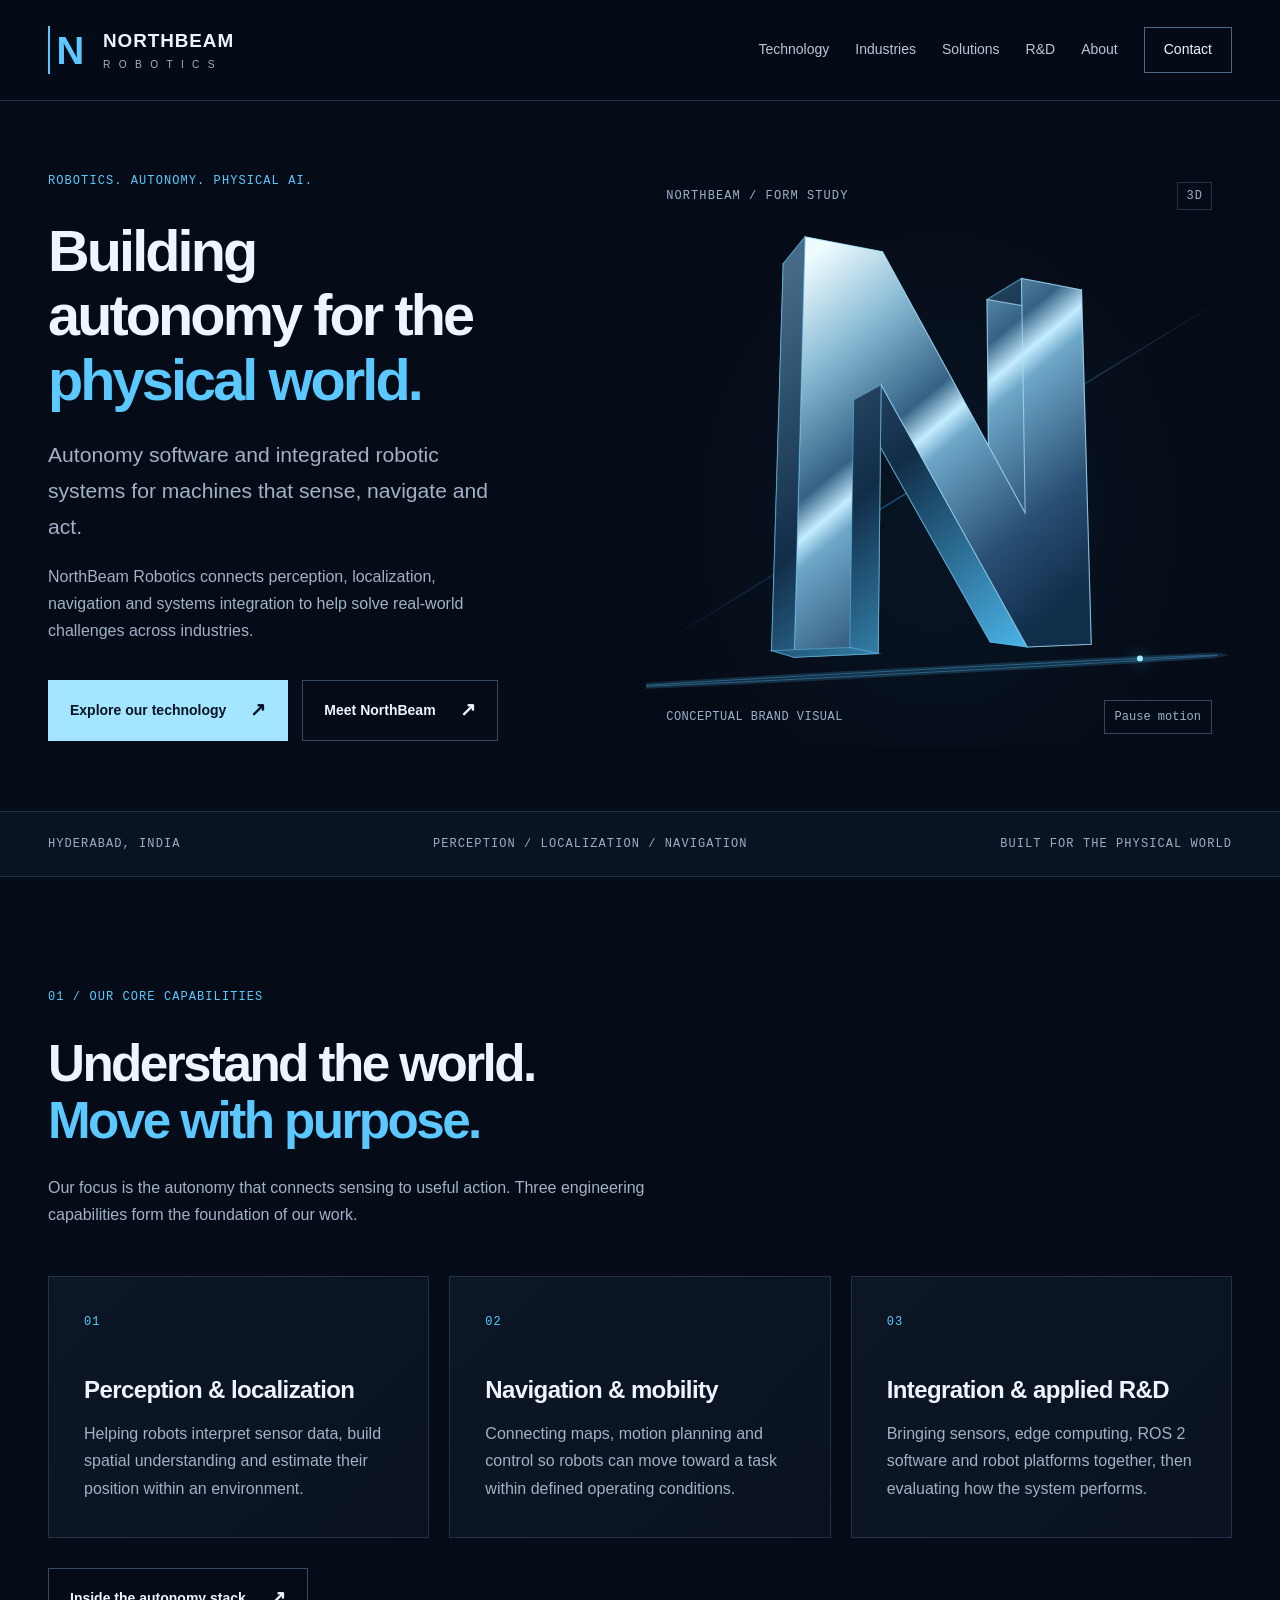
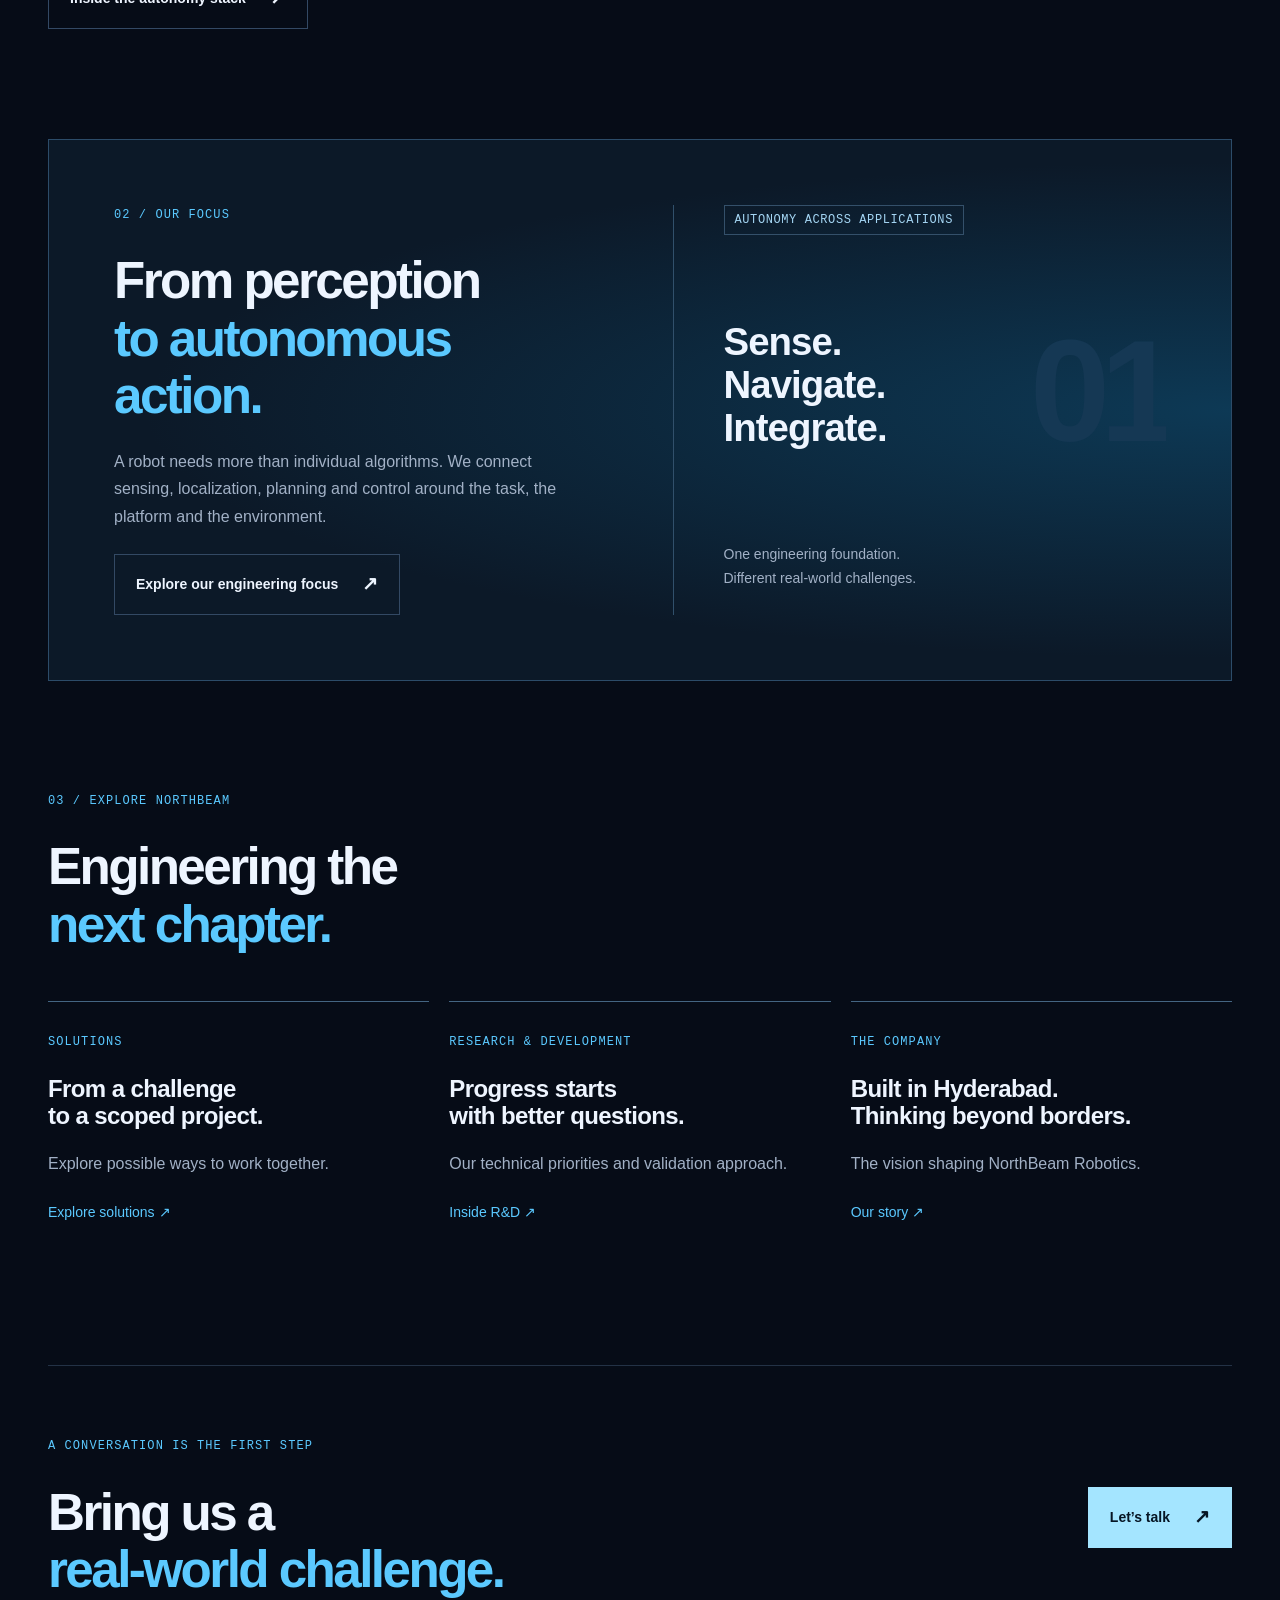
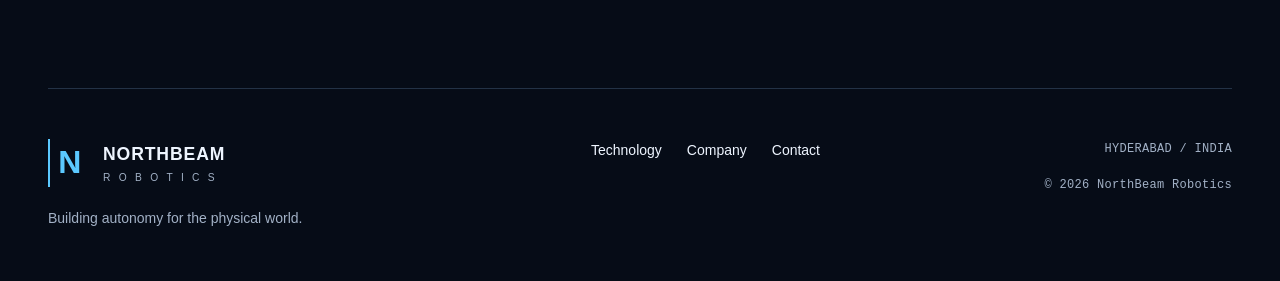
<file: index.html>
<!doctype html>
<html lang="en"><head><meta charset="utf-8"><meta http-equiv="Content-Security-Policy" content="default-src 'none'; script-src 'self'; script-src-attr 'none'; style-src 'self' https://fonts.googleapis.com; style-src-attr 'none'; font-src https://fonts.gstatic.com; img-src 'self'; connect-src 'none'; object-src 'none'; base-uri 'none'; form-action 'none'; upgrade-insecure-requests"><meta name="referrer" content="strict-origin-when-cross-origin"><meta name="viewport" content="width=device-width, initial-scale=1"><title>NorthBeam Robotics | Building autonomy for the physical world</title><meta name="description" content="NorthBeam Robotics builds autonomy for the physical world: perception, localization, navigation and integrated robotic systems across industries."><meta name="theme-color" content="#060c17"><link rel="canonical" href="https://northbeamrobotics.com/"><link rel="icon" href="/assets/northbeam-concept.svg" type="image/svg+xml"><link rel="preconnect" href="https://fonts.googleapis.com"><link rel="preconnect" href="https://fonts.gstatic.com" crossorigin><link href="https://fonts.googleapis.com/css2?family=DM+Mono:wght@400;500&family=Manrope:wght@400;500;600;700;800&display=swap" rel="stylesheet"><link rel="stylesheet" href="/future.css?v=2"><script src="/experience.js?v=1" defer></script></head>
<body data-page="index"><a class="skip-link" href="#main">Skip to content</a><header class="site-header"><div class="wrap nav-wrap"><a class="brand" href="/" aria-label="NorthBeam Robotics home"><span class="brand-symbol" aria-hidden="true">N</span><span>NORTHBEAM<small>R O B O T I C S</small></span></a><button class="menu-toggle" aria-expanded="false" aria-controls="navigation">Menu <span aria-hidden="true">☰</span></button><nav id="navigation" aria-label="Main navigation"><a href="/technology/"  >Technology</a><a href="/industries/"  >Industries</a><a href="/solutions/"  >Solutions</a><a href="/research/"  >R&D</a><a href="/about/"  >About</a><a href="/contact/"  class="nav-contact">Contact</a></nav></div></header><main id="main"><section class="home-hero wrap"><div class="hero-copy"><p class="eyebrow">Robotics. Autonomy. Physical AI.</p><h1 class="autonomy-title">Building<br>autonomy for the<br><span>physical world.</span></h1><p class="lead">Autonomy software and integrated robotic systems for machines that sense, navigate and act.</p><p class="hero-detail">NorthBeam Robotics connects perception, localization, navigation and systems integration to help solve real-world challenges across industries.</p><div class="actions"><a class="button primary" href="/technology/">Explore our technology<span aria-hidden="true">↗</span></a><a class="button " href="/about/">Meet NorthBeam<span aria-hidden="true">↗</span></a></div></div><div class="scene " data-scene="brand"><div class="scene-fallback" aria-hidden="true">N</div><canvas aria-label="Interactive conceptual 3D NorthBeam N emblem" role="img"></canvas><div class="scene-top"><span>NORTHBEAM / FORM STUDY</span><span>3D</span></div><div class="scene-bottom"><span>CONCEPTUAL BRAND VISUAL</span><button class="motion-toggle" type="button" aria-pressed="false">Pause motion</button></div></div></section>
<div class="signal-strip"><div class="wrap"><span>HYDERABAD, INDIA</span><span>PERCEPTION / LOCALIZATION / NAVIGATION</span><span>BUILT FOR THE PHYSICAL WORLD</span></div></div>
<section class="wrap section"><div class="section-heading"><p class="eyebrow">01 / Our core capabilities</p><h2>Understand the world.<br><span>Move with purpose.</span></h2><p>Our focus is the autonomy that connects sensing to useful action. Three engineering capabilities form the foundation of our work.</p></div><div class="three-grid"><article class="card"><span class="number">01</span><h3>Perception & localization</h3><p>Helping robots interpret sensor data, build spatial understanding and estimate their position within an environment.</p></article><article class="card"><span class="number">02</span><h3>Navigation & mobility</h3><p>Connecting maps, motion planning and control so robots can move toward a task within defined operating conditions.</p></article><article class="card"><span class="number">03</span><h3>Integration & applied R&D</h3><p>Bringing sensors, edge computing, ROS 2 software and robot platforms together, then evaluating how the system performs.</p></article></div><div class="section-link"><a class="button " href="/technology/">Inside the autonomy stack<span aria-hidden="true">↗</span></a></div></section>
<section class="industry-feature wrap"><div><p class="eyebrow">02 / Our focus</p><h2>From perception<br><span>to autonomous action.</span></h2><p>A robot needs more than individual algorithms. We connect sensing, localization, planning and control around the task, the platform and the environment.</p><a class="button " href="/solutions/">Explore our engineering focus<span aria-hidden="true">↗</span></a></div><div class="feature-type"><span class="tag">AUTONOMY ACROSS APPLICATIONS</span><h3>Sense.<br>Navigate.<br>Integrate.<span class="outline-type">01</span></h3><p>One engineering foundation.<br>Different real-world challenges.</p></div></section>
<section class="wrap section"><div class="section-heading"><p class="eyebrow">03 / Explore NorthBeam</p><h2>Engineering the<br><span>next chapter.</span></h2></div><div class="three-grid"><a class="editorial-card" href="/solutions/"><span class="number">SOLUTIONS</span><h3>From a challenge<br>to a scoped project.</h3><p>Explore possible ways to work together.</p><span class="card-link">Explore solutions ↗</span></a><a class="editorial-card" href="/research/"><span class="number">RESEARCH & DEVELOPMENT</span><h3>Progress starts<br>with better questions.</h3><p>Our technical priorities and validation approach.</p><span class="card-link">Inside R&D ↗</span></a><a class="editorial-card" href="/about/"><span class="number">THE COMPANY</span><h3>Built in Hyderabad.<br>Thinking beyond borders.</h3><p>The vision shaping NorthBeam Robotics.</p><span class="card-link">Our story ↗</span></a></div></section><section class="cta wrap"><div><p class="eyebrow">A conversation is the first step</p><h2>Bring us a<br><span>real-world challenge.</span></h2></div><a class="button primary" href="/contact/">Let’s talk<span aria-hidden="true">↗</span></a></section></main><footer class="wrap footer"><div><a class="brand" href="/" aria-label="NorthBeam Robotics home"><span class="brand-symbol" aria-hidden="true">N</span><span>NORTHBEAM<small>R O B O T I C S</small></span></a><p>Building autonomy for the physical world.</p></div><div class="footer-links"><a href="/technology/">Technology</a><a href="/about/">Company</a><a href="/contact/">Contact</a></div><div class="footer-meta"><span>HYDERABAD / INDIA</span><span>© 2026 NorthBeam Robotics</span></div></footer></body></html>
</file>
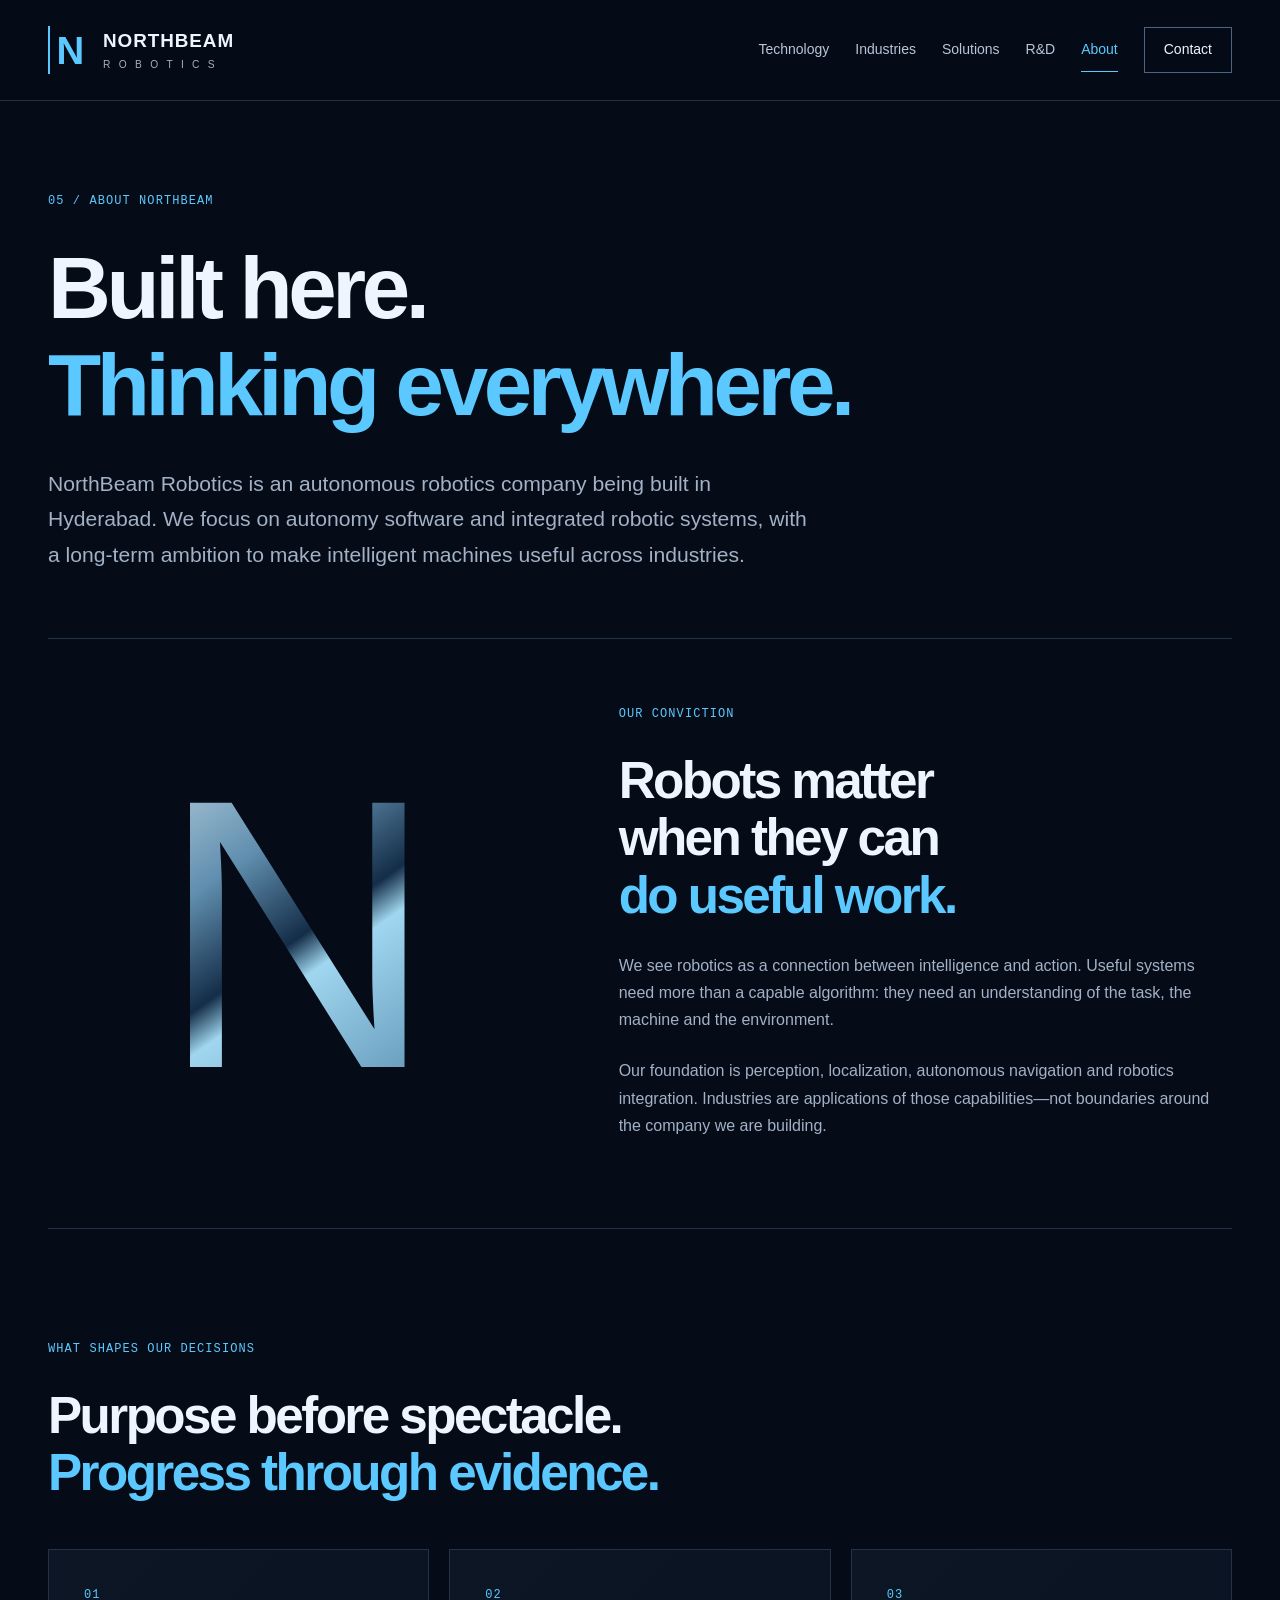
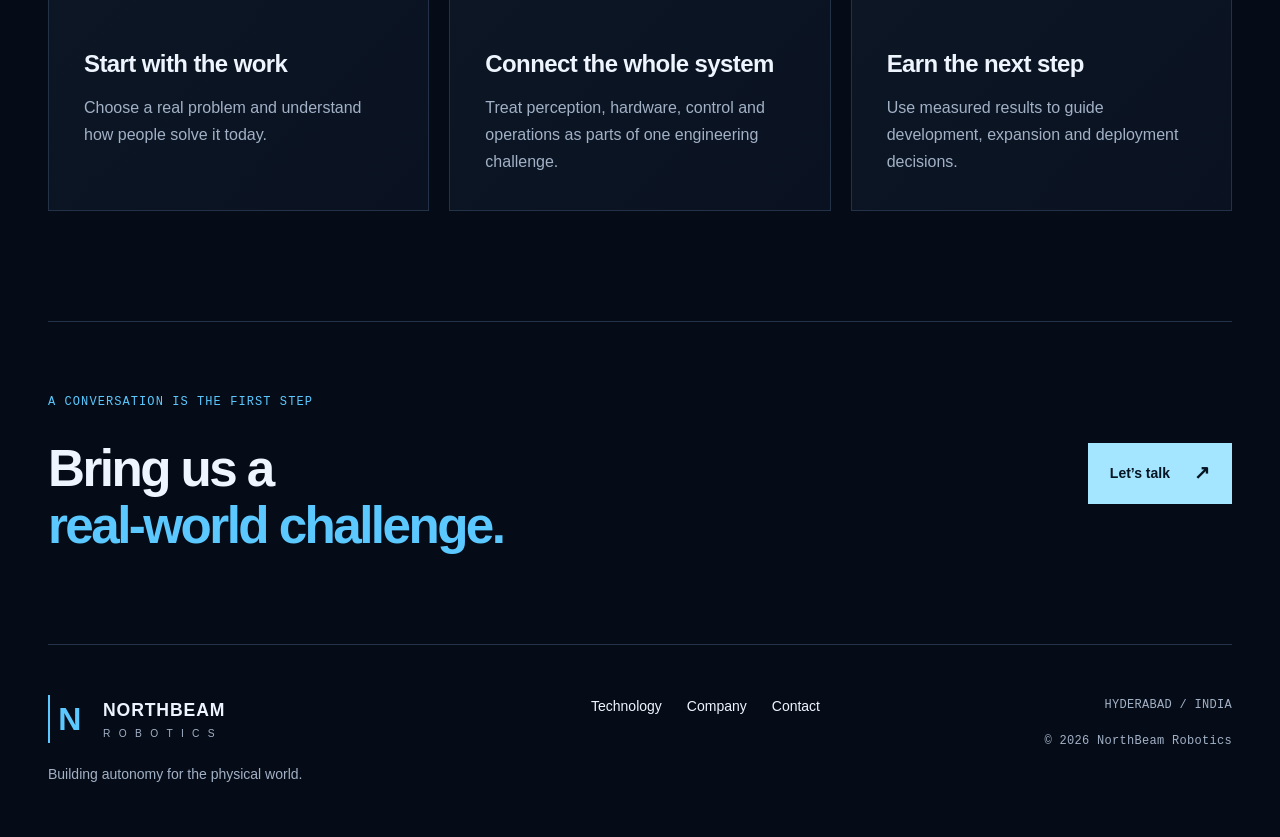
<file: about/index.html>
<!doctype html>
<html lang="en"><head><meta charset="utf-8"><meta http-equiv="Content-Security-Policy" content="default-src 'none'; script-src 'self'; script-src-attr 'none'; style-src 'self' https://fonts.googleapis.com; style-src-attr 'none'; font-src https://fonts.gstatic.com; img-src 'self'; connect-src 'none'; object-src 'none'; base-uri 'none'; form-action 'none'; upgrade-insecure-requests"><meta name="referrer" content="strict-origin-when-cross-origin"><meta name="viewport" content="width=device-width, initial-scale=1"><title>About | NorthBeam Robotics</title><meta name="description" content="About at NorthBeam Robotics. Explore our robotics development direction, engineering approach and collaboration opportunities."><meta name="theme-color" content="#060c17"><link rel="canonical" href="https://northbeamrobotics.com/about/"><link rel="icon" href="/assets/northbeam-concept.svg" type="image/svg+xml"><link rel="preconnect" href="https://fonts.googleapis.com"><link rel="preconnect" href="https://fonts.gstatic.com" crossorigin><link href="https://fonts.googleapis.com/css2?family=DM+Mono:wght@400;500&family=Manrope:wght@400;500;600;700;800&display=swap" rel="stylesheet"><link rel="stylesheet" href="/future.css?v=2"><script src="/experience.js?v=1" defer></script></head>
<body data-page="about"><a class="skip-link" href="#main">Skip to content</a><header class="site-header"><div class="wrap nav-wrap"><a class="brand" href="/" aria-label="NorthBeam Robotics home"><span class="brand-symbol" aria-hidden="true">N</span><span>NORTHBEAM<small>R O B O T I C S</small></span></a><button class="menu-toggle" aria-expanded="false" aria-controls="navigation">Menu <span aria-hidden="true">☰</span></button><nav id="navigation" aria-label="Main navigation"><a href="/technology/"  >Technology</a><a href="/industries/"  >Industries</a><a href="/solutions/"  >Solutions</a><a href="/research/"  >R&D</a><a href="/about/" aria-current="page" >About</a><a href="/contact/"  class="nav-contact">Contact</a></nav></div></header><main id="main"><section class="page-intro wrap"><p class="eyebrow">05 / About NorthBeam</p><h1>Built here.<br><span>Thinking everywhere.</span></h1><p class="lead">NorthBeam Robotics is an autonomous robotics company being built in Hyderabad. We focus on autonomy software and integrated robotic systems, with a long-term ambition to make intelligent machines useful across industries.</p></section>
<section class="wrap about-statement"><span class="large-n" aria-hidden="true">N</span><div><p class="eyebrow">Our conviction</p><h2>Robots matter<br>when they can<br><span>do useful work.</span></h2><p>We see robotics as a connection between intelligence and action. Useful systems need more than a capable algorithm: they need an understanding of the task, the machine and the environment.</p><p>Our foundation is perception, localization, autonomous navigation and robotics integration. Industries are applications of those capabilities—not boundaries around the company we are building.</p></div></section>
<section class="wrap section"><div class="section-heading"><p class="eyebrow">What shapes our decisions</p><h2>Purpose before spectacle.<br><span>Progress through evidence.</span></h2></div><div class="three-grid"><article class="card"><span class="number">01</span><h3>Start with the work</h3><p>Choose a real problem and understand how people solve it today.</p></article><article class="card"><span class="number">02</span><h3>Connect the whole system</h3><p>Treat perception, hardware, control and operations as parts of one engineering challenge.</p></article><article class="card"><span class="number">03</span><h3>Earn the next step</h3><p>Use measured results to guide development, expansion and deployment decisions.</p></article></div></section><section class="cta wrap"><div><p class="eyebrow">A conversation is the first step</p><h2>Bring us a<br><span>real-world challenge.</span></h2></div><a class="button primary" href="/contact/">Let’s talk<span aria-hidden="true">↗</span></a></section></main><footer class="wrap footer"><div><a class="brand" href="/" aria-label="NorthBeam Robotics home"><span class="brand-symbol" aria-hidden="true">N</span><span>NORTHBEAM<small>R O B O T I C S</small></span></a><p>Building autonomy for the physical world.</p></div><div class="footer-links"><a href="/technology/">Technology</a><a href="/about/">Company</a><a href="/contact/">Contact</a></div><div class="footer-meta"><span>HYDERABAD / INDIA</span><span>© 2026 NorthBeam Robotics</span></div></footer></body></html>
</file>
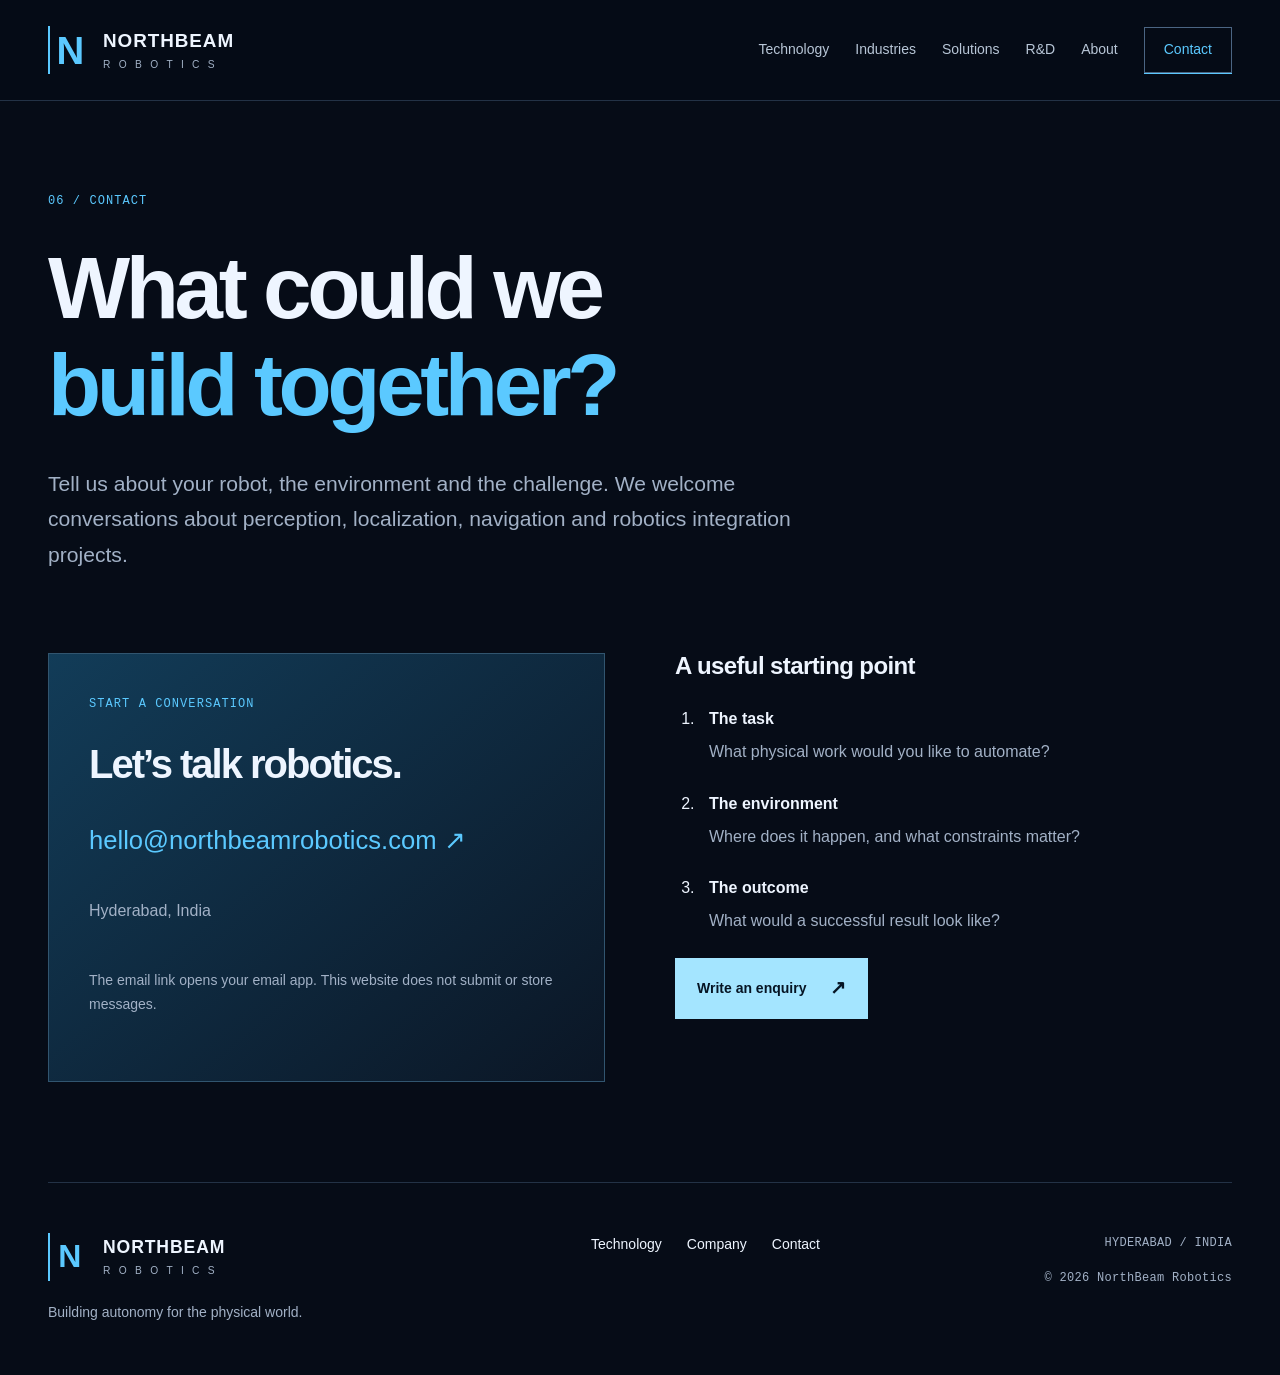
<file: contact/index.html>
<!doctype html>
<html lang="en"><head><meta charset="utf-8"><meta http-equiv="Content-Security-Policy" content="default-src 'none'; script-src 'self'; script-src-attr 'none'; style-src 'self' https://fonts.googleapis.com; style-src-attr 'none'; font-src https://fonts.gstatic.com; img-src 'self'; connect-src 'none'; object-src 'none'; base-uri 'none'; form-action 'none'; upgrade-insecure-requests"><meta name="referrer" content="strict-origin-when-cross-origin"><meta name="viewport" content="width=device-width, initial-scale=1"><title>Contact | NorthBeam Robotics</title><meta name="description" content="Contact at NorthBeam Robotics. Explore our robotics development direction, engineering approach and collaboration opportunities."><meta name="theme-color" content="#060c17"><link rel="canonical" href="https://northbeamrobotics.com/contact/"><link rel="icon" href="/assets/northbeam-concept.svg" type="image/svg+xml"><link rel="preconnect" href="https://fonts.googleapis.com"><link rel="preconnect" href="https://fonts.gstatic.com" crossorigin><link href="https://fonts.googleapis.com/css2?family=DM+Mono:wght@400;500&family=Manrope:wght@400;500;600;700;800&display=swap" rel="stylesheet"><link rel="stylesheet" href="/future.css?v=2"><script src="/experience.js?v=1" defer></script></head>
<body data-page="contact"><a class="skip-link" href="#main">Skip to content</a><header class="site-header"><div class="wrap nav-wrap"><a class="brand" href="/" aria-label="NorthBeam Robotics home"><span class="brand-symbol" aria-hidden="true">N</span><span>NORTHBEAM<small>R O B O T I C S</small></span></a><button class="menu-toggle" aria-expanded="false" aria-controls="navigation">Menu <span aria-hidden="true">☰</span></button><nav id="navigation" aria-label="Main navigation"><a href="/technology/"  >Technology</a><a href="/industries/"  >Industries</a><a href="/solutions/"  >Solutions</a><a href="/research/"  >R&D</a><a href="/about/"  >About</a><a href="/contact/" aria-current="page" class="nav-contact">Contact</a></nav></div></header><main id="main"><section class="page-intro wrap"><p class="eyebrow">06 / Contact</p><h1>What could we<br><span>build together?</span></h1><p class="lead">Tell us about your robot, the environment and the challenge. We welcome conversations about perception, localization, navigation and robotics integration projects.</p></section>
<section class="wrap contact-grid"><div class="contact-panel"><p class="eyebrow">Start a conversation</p><h2>Let’s talk robotics.</h2><a class="email-link" href="mailto:hello@northbeamrobotics.com">hello@northbeamrobotics.com <span aria-hidden="true">↗</span></a><p>Hyderabad, India</p><p class="small">The email link opens your email app. This website does not submit or store messages.</p></div><div class="contact-prompts"><h3>A useful starting point</h3><ol><li><b>The task</b><p>What physical work would you like to automate?</p></li><li><b>The environment</b><p>Where does it happen, and what constraints matter?</p></li><li><b>The outcome</b><p>What would a successful result look like?</p></li></ol><a class="button primary" href="mailto:hello@northbeamrobotics.com?subject=NorthBeam%20Robotics%20%E2%80%94%20Project%20enquiry">Write an enquiry <span aria-hidden="true">↗</span></a></div></section></main><footer class="wrap footer"><div><a class="brand" href="/" aria-label="NorthBeam Robotics home"><span class="brand-symbol" aria-hidden="true">N</span><span>NORTHBEAM<small>R O B O T I C S</small></span></a><p>Building autonomy for the physical world.</p></div><div class="footer-links"><a href="/technology/">Technology</a><a href="/about/">Company</a><a href="/contact/">Contact</a></div><div class="footer-meta"><span>HYDERABAD / INDIA</span><span>© 2026 NorthBeam Robotics</span></div></footer></body></html>
</file>
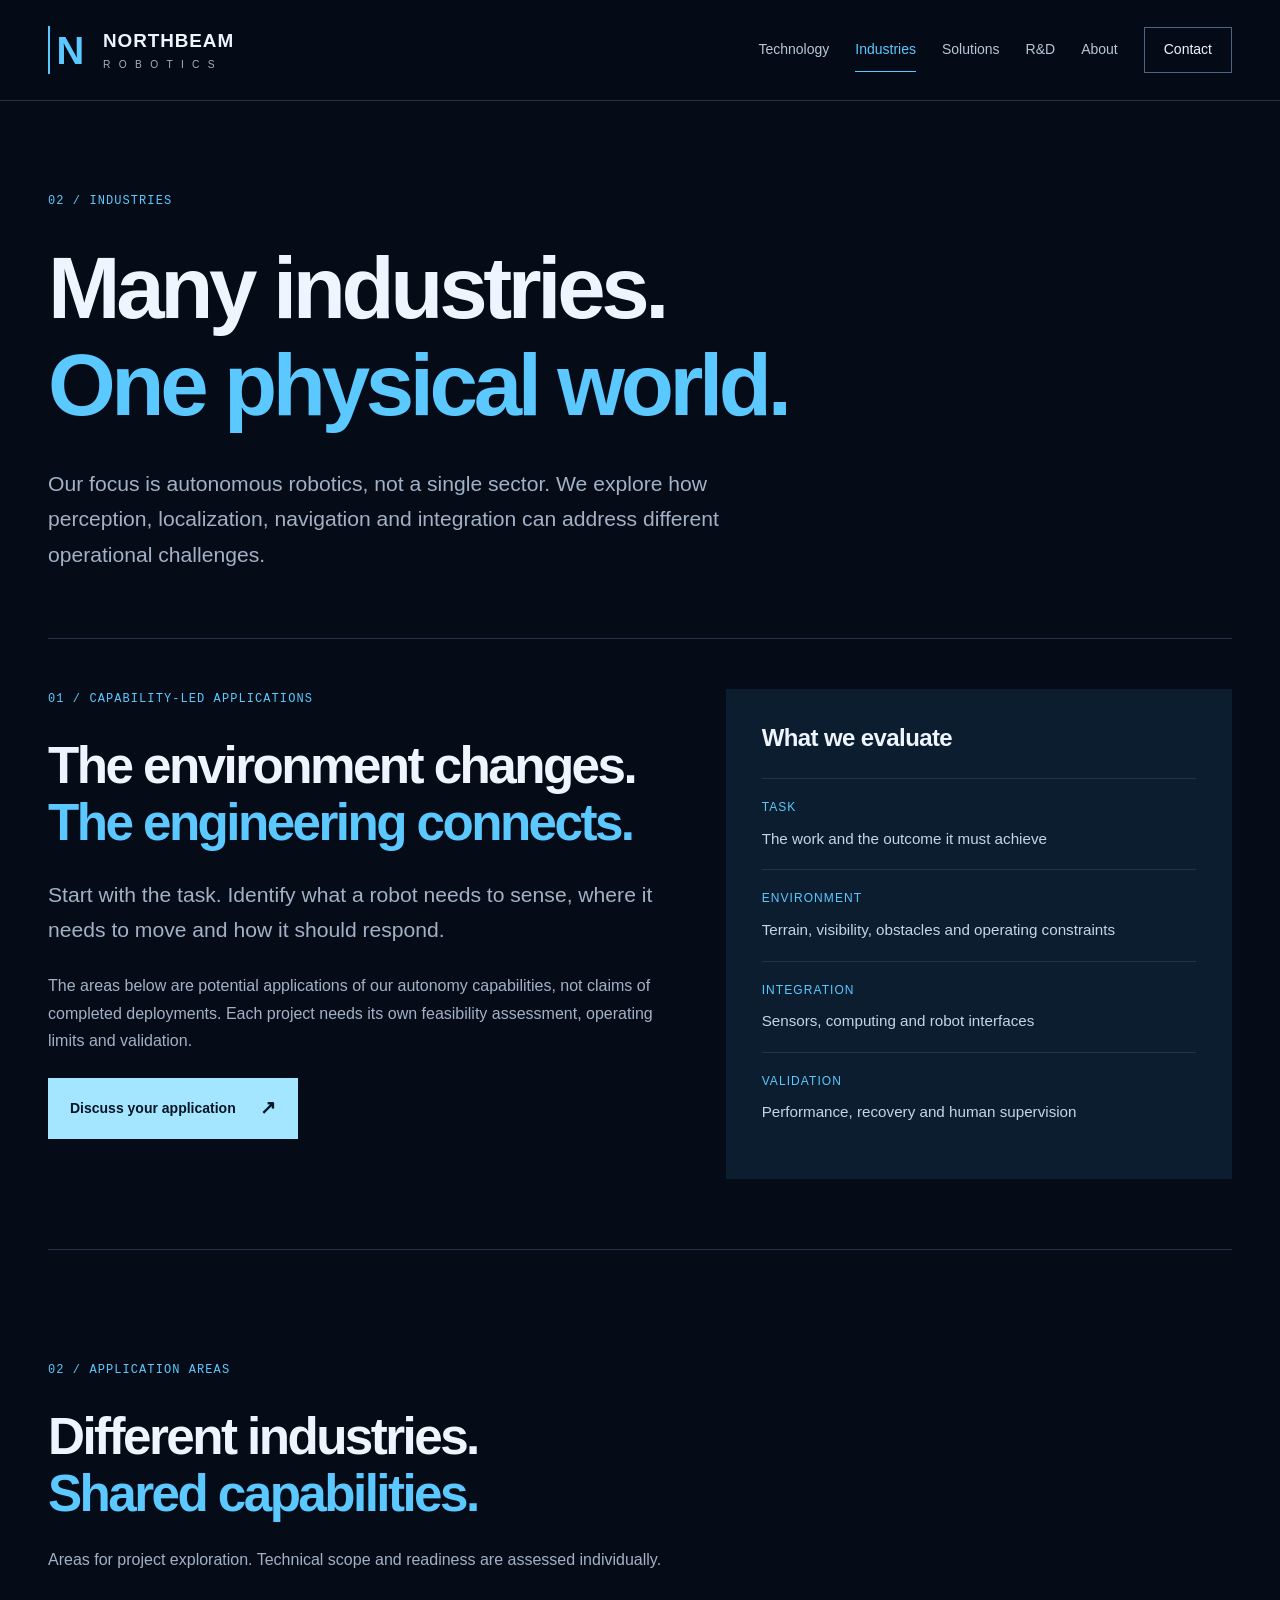
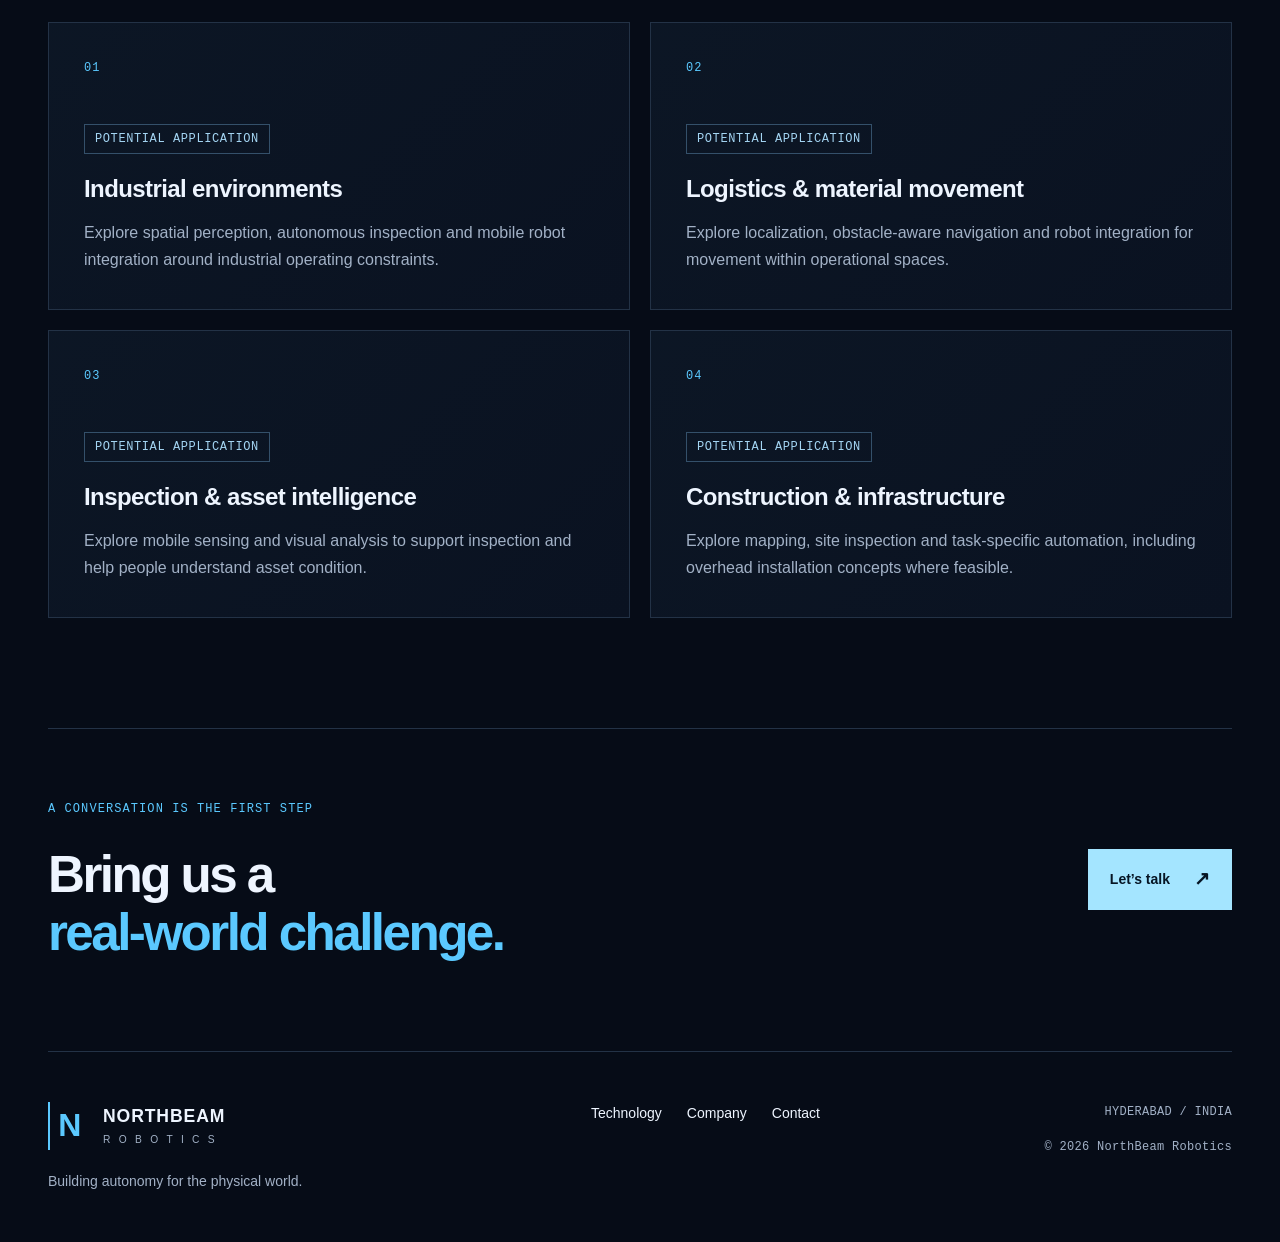
<file: industries/index.html>
<!doctype html>
<html lang="en"><head><meta charset="utf-8"><meta http-equiv="Content-Security-Policy" content="default-src 'none'; script-src 'self'; script-src-attr 'none'; style-src 'self' https://fonts.googleapis.com; style-src-attr 'none'; font-src https://fonts.gstatic.com; img-src 'self'; connect-src 'none'; object-src 'none'; base-uri 'none'; form-action 'none'; upgrade-insecure-requests"><meta name="referrer" content="strict-origin-when-cross-origin"><meta name="viewport" content="width=device-width, initial-scale=1"><title>Industries | NorthBeam Robotics</title><meta name="description" content="Industries at NorthBeam Robotics. Explore our robotics development direction, engineering approach and collaboration opportunities."><meta name="theme-color" content="#060c17"><link rel="canonical" href="https://northbeamrobotics.com/industries/"><link rel="icon" href="/assets/northbeam-concept.svg" type="image/svg+xml"><link rel="preconnect" href="https://fonts.googleapis.com"><link rel="preconnect" href="https://fonts.gstatic.com" crossorigin><link href="https://fonts.googleapis.com/css2?family=DM+Mono:wght@400;500&family=Manrope:wght@400;500;600;700;800&display=swap" rel="stylesheet"><link rel="stylesheet" href="/future.css?v=2"><script src="/experience.js?v=1" defer></script></head>
<body data-page="industries"><a class="skip-link" href="#main">Skip to content</a><header class="site-header"><div class="wrap nav-wrap"><a class="brand" href="/" aria-label="NorthBeam Robotics home"><span class="brand-symbol" aria-hidden="true">N</span><span>NORTHBEAM<small>R O B O T I C S</small></span></a><button class="menu-toggle" aria-expanded="false" aria-controls="navigation">Menu <span aria-hidden="true">☰</span></button><nav id="navigation" aria-label="Main navigation"><a href="/technology/"  >Technology</a><a href="/industries/" aria-current="page" >Industries</a><a href="/solutions/"  >Solutions</a><a href="/research/"  >R&D</a><a href="/about/"  >About</a><a href="/contact/"  class="nav-contact">Contact</a></nav></div></header><main id="main"><section class="page-intro wrap"><p class="eyebrow">02 / Industries</p><h1>Many industries.<br><span>One physical world.</span></h1><p class="lead">Our focus is autonomous robotics, not a single sector. We explore how perception, localization, navigation and integration can address different operational challenges.</p></section>
<section class="wrap industry-lead"><div><p class="eyebrow">01 / Capability-led applications</p><h2>The environment changes.<br><span>The engineering connects.</span></h2><p class="lead">Start with the task. Identify what a robot needs to sense, where it needs to move and how it should respond.</p><p>The areas below are potential applications of our autonomy capabilities, not claims of completed deployments. Each project needs its own feasibility assessment, operating limits and validation.</p><a class="button primary" href="/contact/">Discuss your application<span aria-hidden="true">↗</span></a></div><aside><h3>What we evaluate</h3><ul class="detail-list"><li><span>Task</span>The work and the outcome it must achieve</li><li><span>Environment</span>Terrain, visibility, obstacles and operating constraints</li><li><span>Integration</span>Sensors, computing and robot interfaces</li><li><span>Validation</span>Performance, recovery and human supervision</li></ul></aside></section>
<section class="wrap section"><div class="section-heading"><p class="eyebrow">02 / Application areas</p><h2>Different industries.<br><span>Shared capabilities.</span></h2><p>Areas for project exploration. Technical scope and readiness are assessed individually.</p></div><div class="two-grid"><article class="card"><span class="number">01</span><span class="tag">POTENTIAL APPLICATION</span><h3>Industrial environments</h3><p>Explore spatial perception, autonomous inspection and mobile robot integration around industrial operating constraints.</p></article><article class="card"><span class="number">02</span><span class="tag">POTENTIAL APPLICATION</span><h3>Logistics & material movement</h3><p>Explore localization, obstacle-aware navigation and robot integration for movement within operational spaces.</p></article><article class="card"><span class="number">03</span><span class="tag">POTENTIAL APPLICATION</span><h3>Inspection & asset intelligence</h3><p>Explore mobile sensing and visual analysis to support inspection and help people understand asset condition.</p></article><article class="card"><span class="number">04</span><span class="tag">POTENTIAL APPLICATION</span><h3>Construction & infrastructure</h3><p>Explore mapping, site inspection and task-specific automation, including overhead installation concepts where feasible.</p></article></div></section><section class="cta wrap"><div><p class="eyebrow">A conversation is the first step</p><h2>Bring us a<br><span>real-world challenge.</span></h2></div><a class="button primary" href="/contact/">Let’s talk<span aria-hidden="true">↗</span></a></section></main><footer class="wrap footer"><div><a class="brand" href="/" aria-label="NorthBeam Robotics home"><span class="brand-symbol" aria-hidden="true">N</span><span>NORTHBEAM<small>R O B O T I C S</small></span></a><p>Building autonomy for the physical world.</p></div><div class="footer-links"><a href="/technology/">Technology</a><a href="/about/">Company</a><a href="/contact/">Contact</a></div><div class="footer-meta"><span>HYDERABAD / INDIA</span><span>© 2026 NorthBeam Robotics</span></div></footer></body></html>
</file>
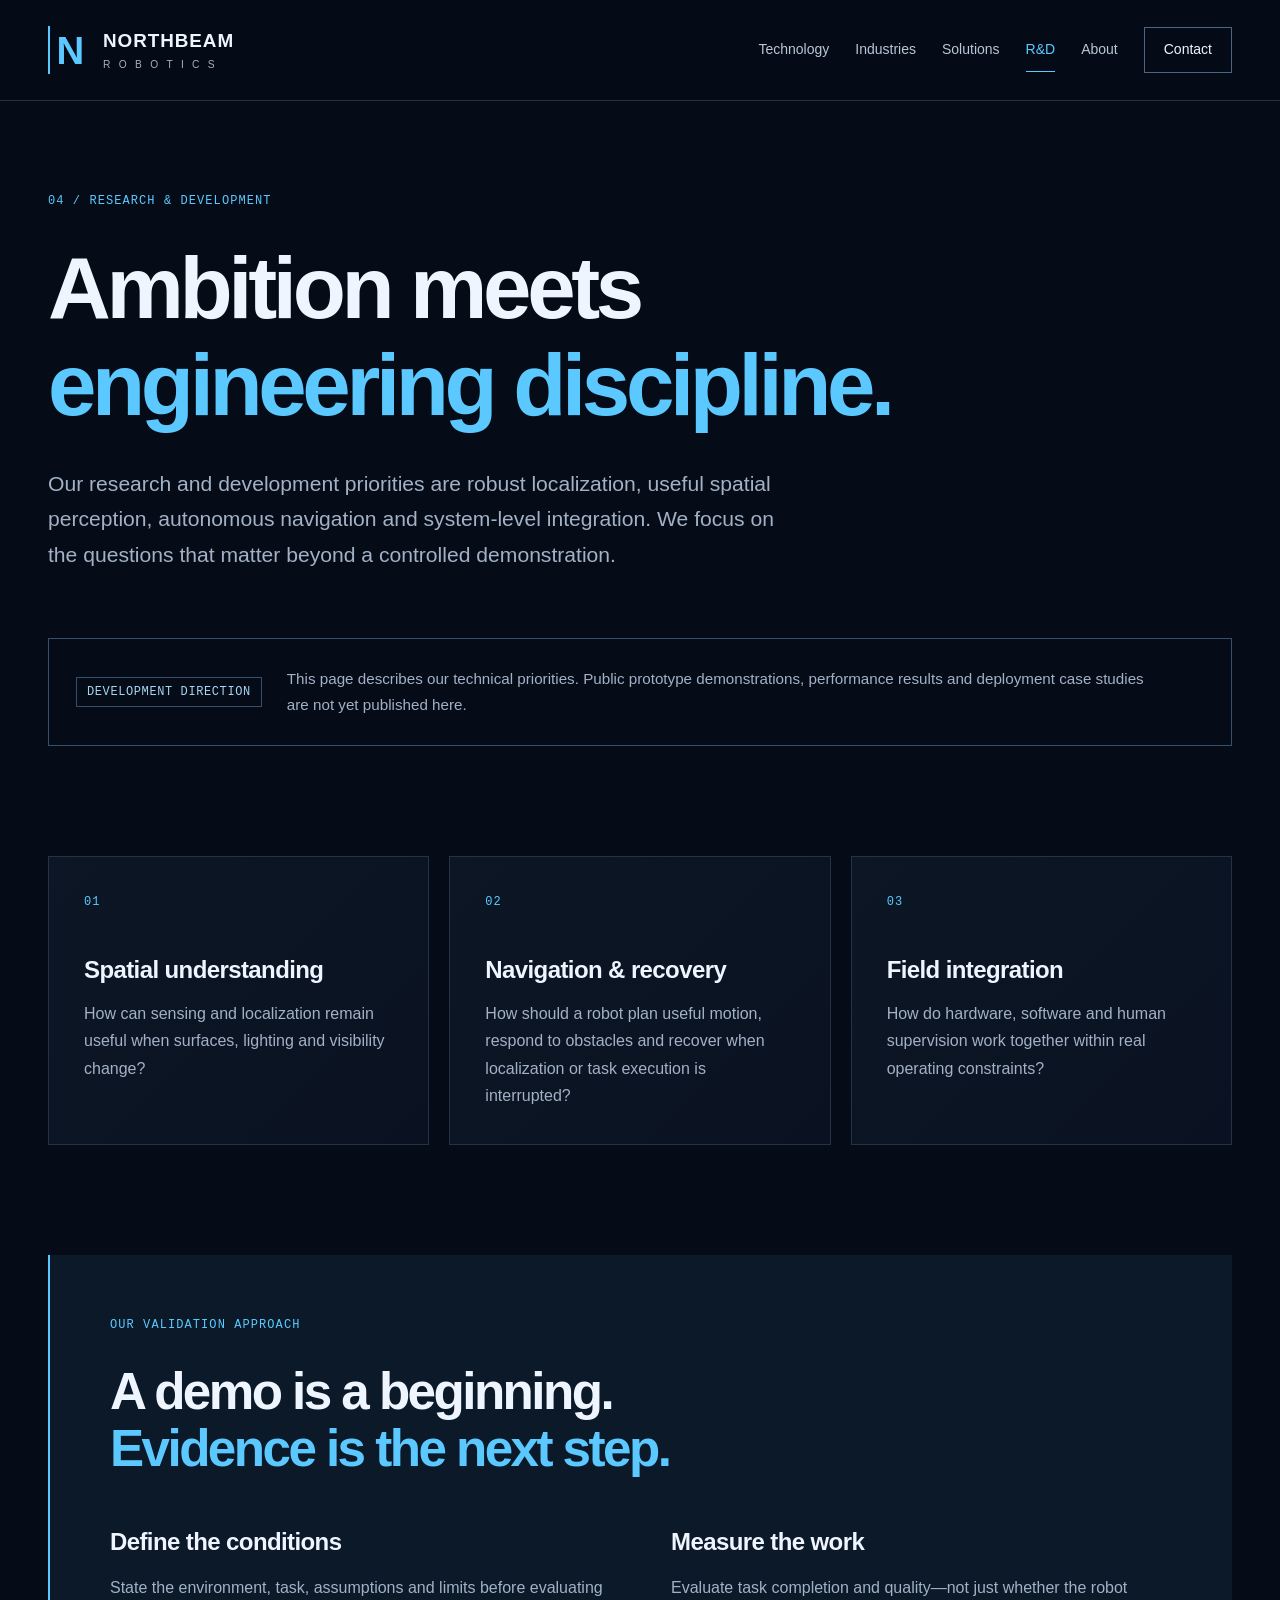
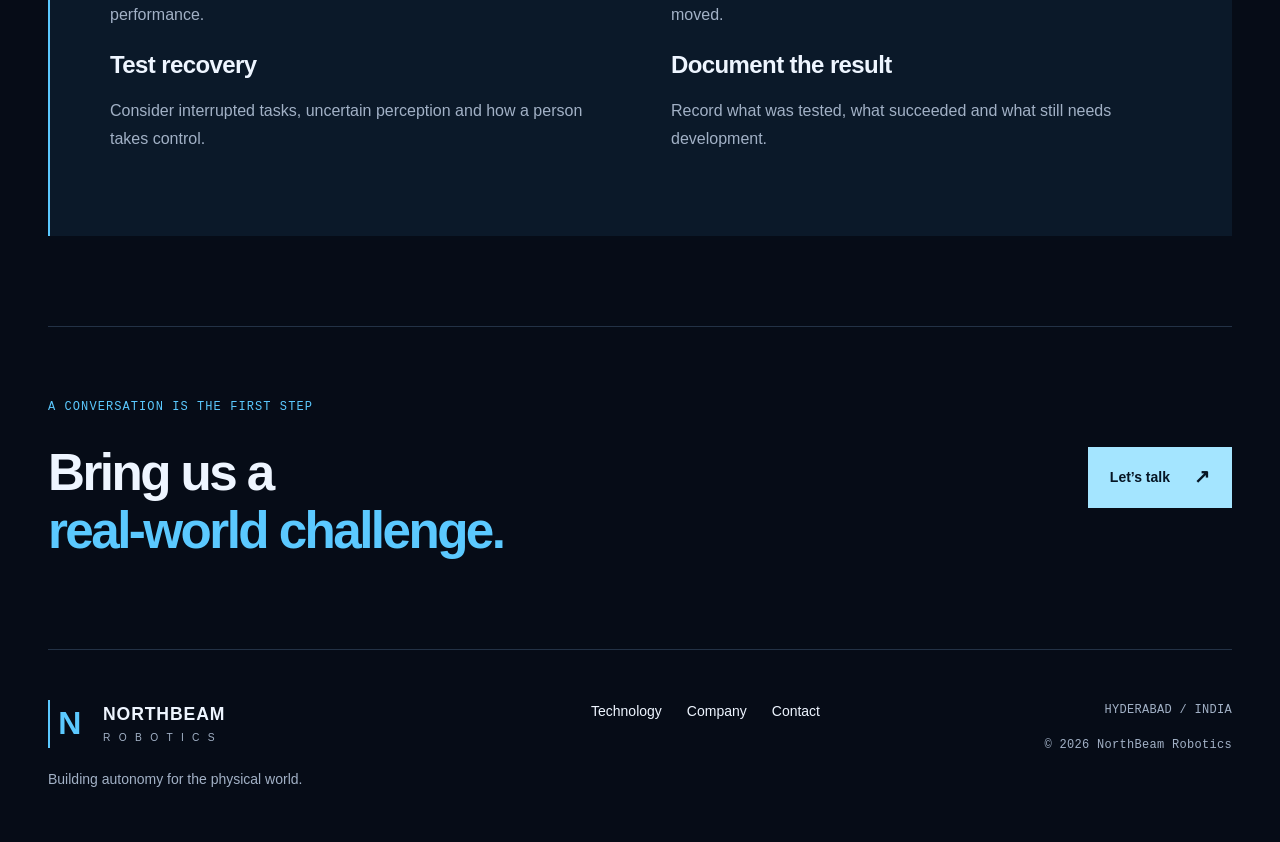
<file: research/index.html>
<!doctype html>
<html lang="en"><head><meta charset="utf-8"><meta http-equiv="Content-Security-Policy" content="default-src 'none'; script-src 'self'; script-src-attr 'none'; style-src 'self' https://fonts.googleapis.com; style-src-attr 'none'; font-src https://fonts.gstatic.com; img-src 'self'; connect-src 'none'; object-src 'none'; base-uri 'none'; form-action 'none'; upgrade-insecure-requests"><meta name="referrer" content="strict-origin-when-cross-origin"><meta name="viewport" content="width=device-width, initial-scale=1"><title>R&D | NorthBeam Robotics</title><meta name="description" content="R&D at NorthBeam Robotics. Explore our robotics development direction, engineering approach and collaboration opportunities."><meta name="theme-color" content="#060c17"><link rel="canonical" href="https://northbeamrobotics.com/research/"><link rel="icon" href="/assets/northbeam-concept.svg" type="image/svg+xml"><link rel="preconnect" href="https://fonts.googleapis.com"><link rel="preconnect" href="https://fonts.gstatic.com" crossorigin><link href="https://fonts.googleapis.com/css2?family=DM+Mono:wght@400;500&family=Manrope:wght@400;500;600;700;800&display=swap" rel="stylesheet"><link rel="stylesheet" href="/future.css?v=2"><script src="/experience.js?v=1" defer></script></head>
<body data-page="research"><a class="skip-link" href="#main">Skip to content</a><header class="site-header"><div class="wrap nav-wrap"><a class="brand" href="/" aria-label="NorthBeam Robotics home"><span class="brand-symbol" aria-hidden="true">N</span><span>NORTHBEAM<small>R O B O T I C S</small></span></a><button class="menu-toggle" aria-expanded="false" aria-controls="navigation">Menu <span aria-hidden="true">☰</span></button><nav id="navigation" aria-label="Main navigation"><a href="/technology/"  >Technology</a><a href="/industries/"  >Industries</a><a href="/solutions/"  >Solutions</a><a href="/research/" aria-current="page" >R&D</a><a href="/about/"  >About</a><a href="/contact/"  class="nav-contact">Contact</a></nav></div></header><main id="main"><section class="page-intro wrap"><p class="eyebrow">04 / Research & development</p><h1>Ambition meets<br><span>engineering discipline.</span></h1><p class="lead">Our research and development priorities are robust localization, useful spatial perception, autonomous navigation and system-level integration. We focus on the questions that matter beyond a controlled demonstration.</p></section>
<section class="wrap research-note"><span class="tag">DEVELOPMENT DIRECTION</span><p>This page describes our technical priorities. Public prototype demonstrations, performance results and deployment case studies are not yet published here.</p></section>
<section class="wrap section"><div class="three-grid"><article class="card"><span class="number">01</span><h3>Spatial understanding</h3><p>How can sensing and localization remain useful when surfaces, lighting and visibility change?</p></article><article class="card"><span class="number">02</span><h3>Navigation & recovery</h3><p>How should a robot plan useful motion, respond to obstacles and recover when localization or task execution is interrupted?</p></article><article class="card"><span class="number">03</span><h3>Field integration</h3><p>How do hardware, software and human supervision work together within real operating constraints?</p></article></div></section>
<section class="wrap inset-section"><p class="eyebrow">Our validation approach</p><h2>A demo is a beginning.<br><span>Evidence is the next step.</span></h2><div class="two-grid"><div><h3>Define the conditions</h3><p>State the environment, task, assumptions and limits before evaluating performance.</p><h3>Test recovery</h3><p>Consider interrupted tasks, uncertain perception and how a person takes control.</p></div><div><h3>Measure the work</h3><p>Evaluate task completion and quality—not just whether the robot moved.</p><h3>Document the result</h3><p>Record what was tested, what succeeded and what still needs development.</p></div></div></section><section class="cta wrap"><div><p class="eyebrow">A conversation is the first step</p><h2>Bring us a<br><span>real-world challenge.</span></h2></div><a class="button primary" href="/contact/">Let’s talk<span aria-hidden="true">↗</span></a></section></main><footer class="wrap footer"><div><a class="brand" href="/" aria-label="NorthBeam Robotics home"><span class="brand-symbol" aria-hidden="true">N</span><span>NORTHBEAM<small>R O B O T I C S</small></span></a><p>Building autonomy for the physical world.</p></div><div class="footer-links"><a href="/technology/">Technology</a><a href="/about/">Company</a><a href="/contact/">Contact</a></div><div class="footer-meta"><span>HYDERABAD / INDIA</span><span>© 2026 NorthBeam Robotics</span></div></footer></body></html>
</file>
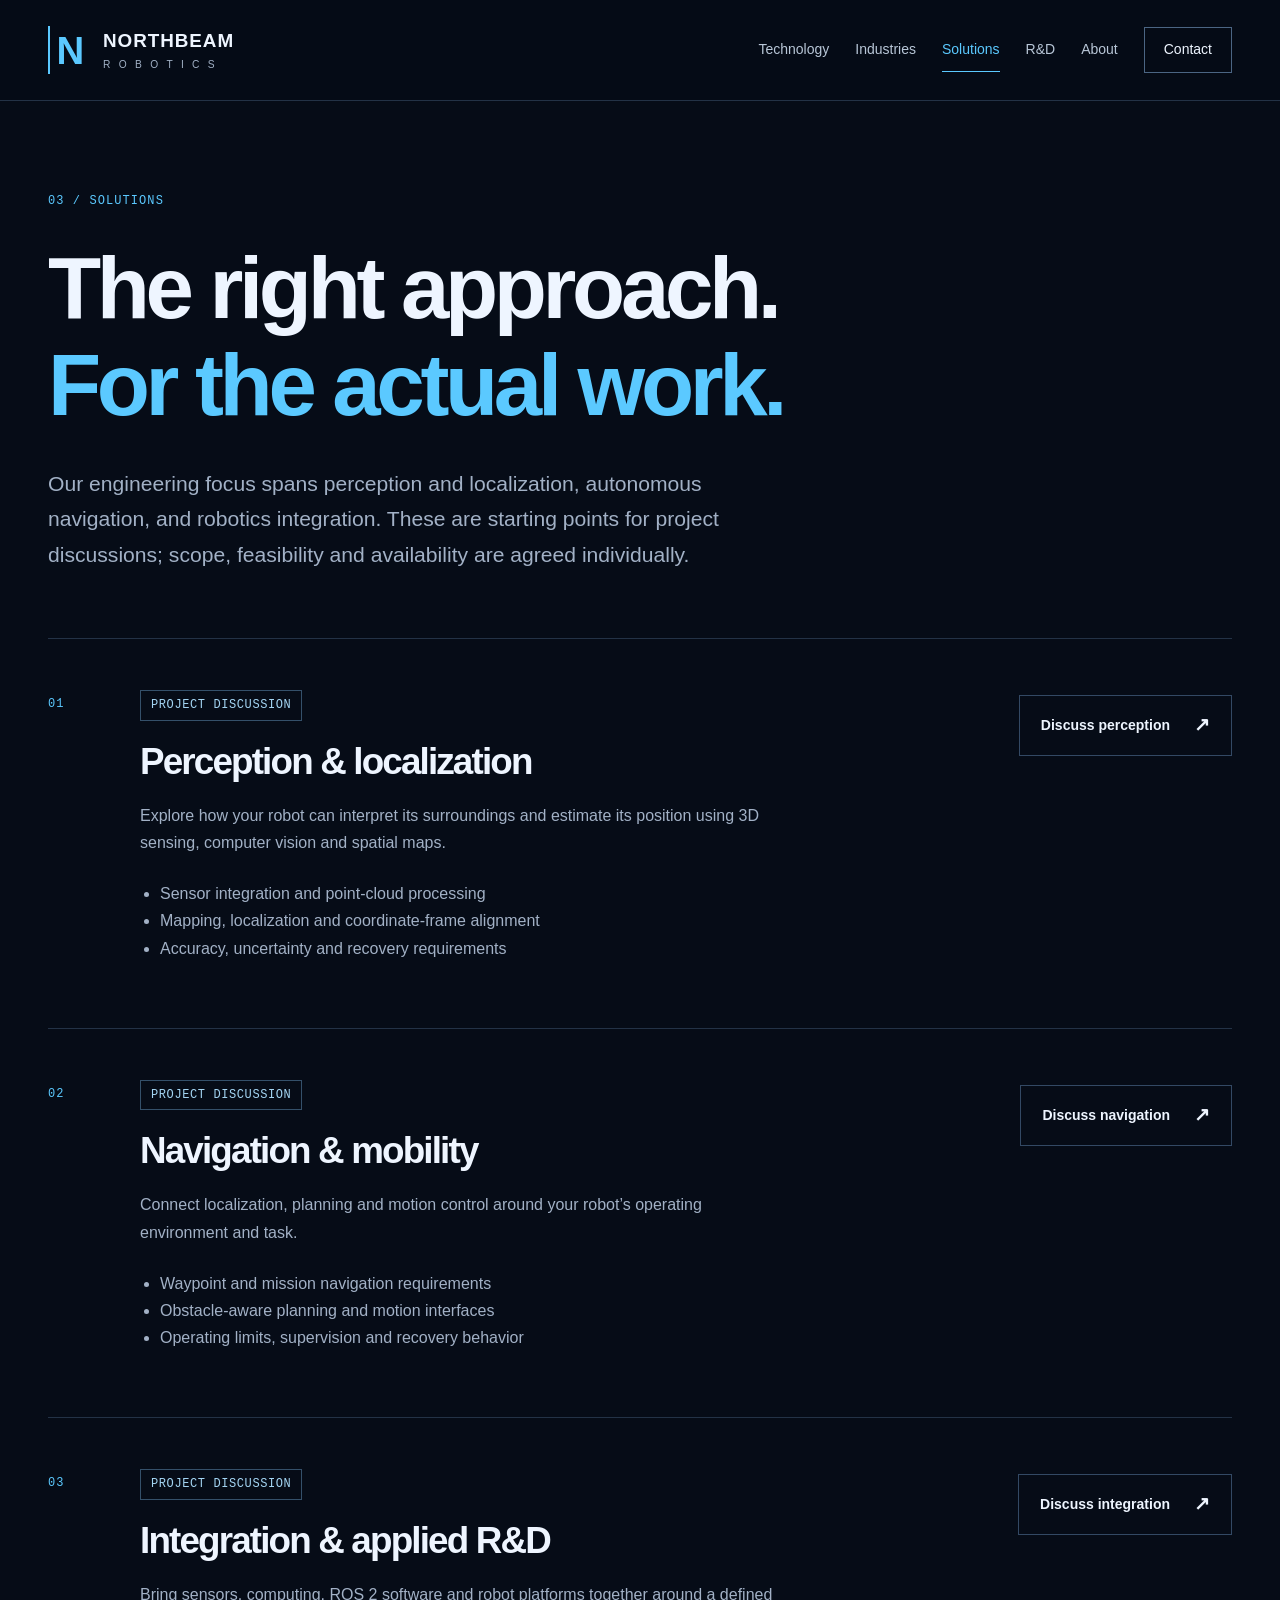
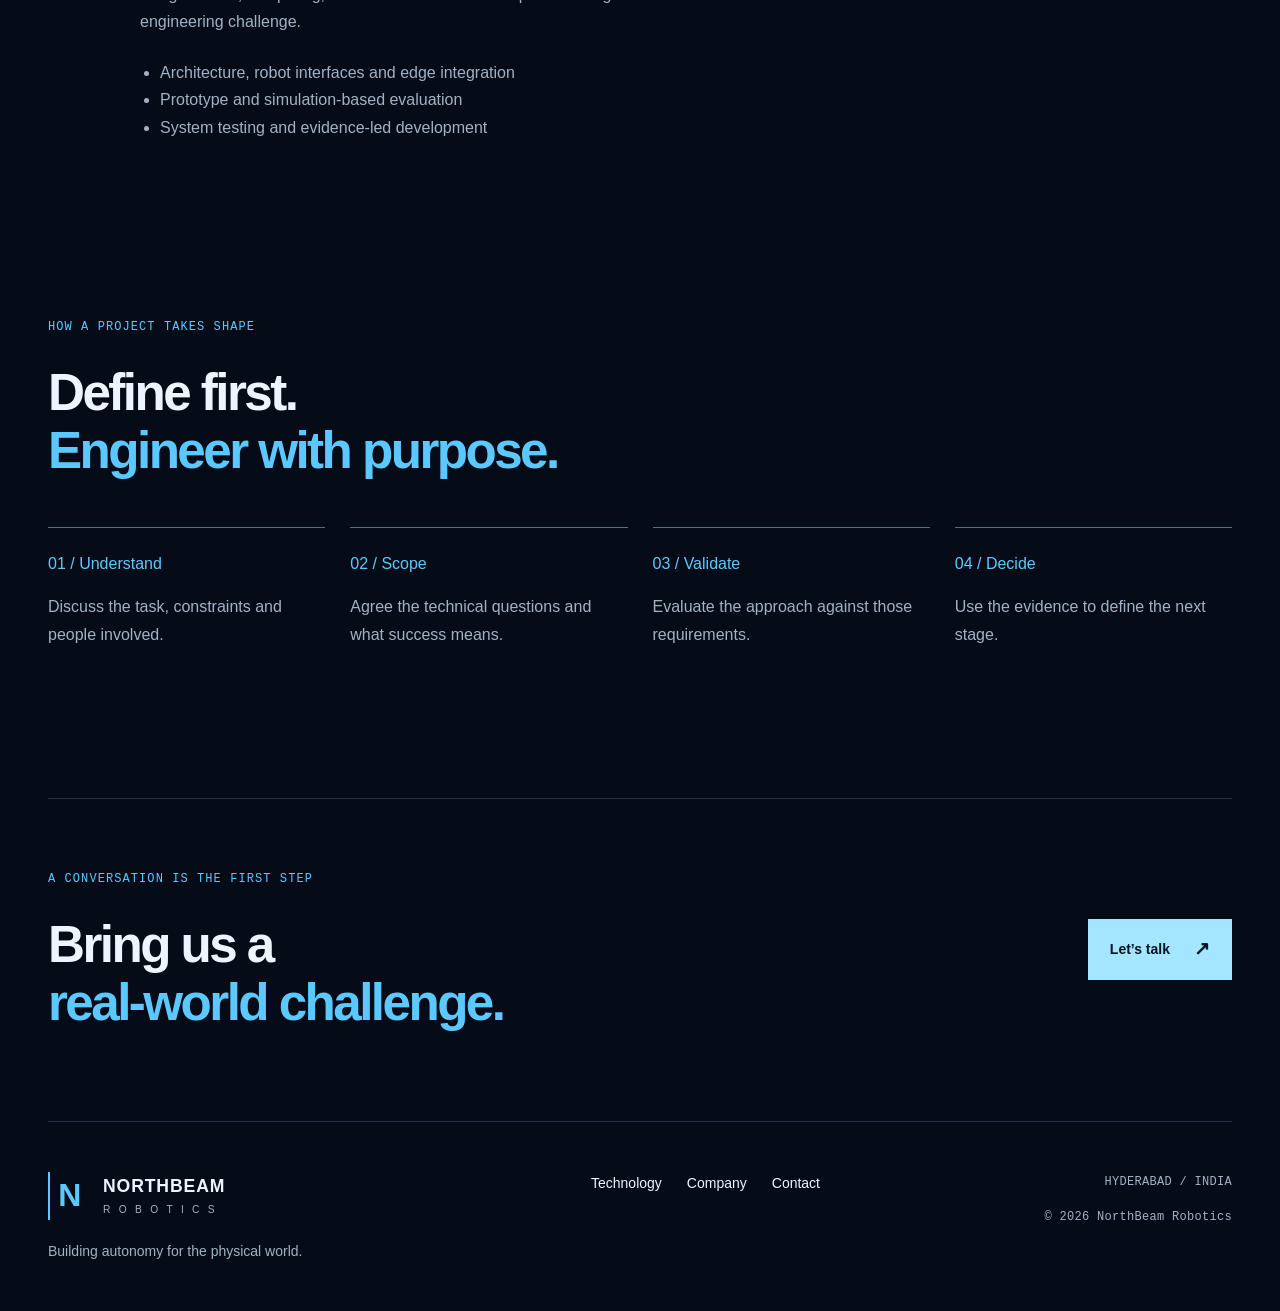
<file: solutions/index.html>
<!doctype html>
<html lang="en"><head><meta charset="utf-8"><meta http-equiv="Content-Security-Policy" content="default-src 'none'; script-src 'self'; script-src-attr 'none'; style-src 'self' https://fonts.googleapis.com; style-src-attr 'none'; font-src https://fonts.gstatic.com; img-src 'self'; connect-src 'none'; object-src 'none'; base-uri 'none'; form-action 'none'; upgrade-insecure-requests"><meta name="referrer" content="strict-origin-when-cross-origin"><meta name="viewport" content="width=device-width, initial-scale=1"><title>Solutions | NorthBeam Robotics</title><meta name="description" content="Solutions at NorthBeam Robotics. Explore our robotics development direction, engineering approach and collaboration opportunities."><meta name="theme-color" content="#060c17"><link rel="canonical" href="https://northbeamrobotics.com/solutions/"><link rel="icon" href="/assets/northbeam-concept.svg" type="image/svg+xml"><link rel="preconnect" href="https://fonts.googleapis.com"><link rel="preconnect" href="https://fonts.gstatic.com" crossorigin><link href="https://fonts.googleapis.com/css2?family=DM+Mono:wght@400;500&family=Manrope:wght@400;500;600;700;800&display=swap" rel="stylesheet"><link rel="stylesheet" href="/future.css?v=2"><script src="/experience.js?v=1" defer></script></head>
<body data-page="solutions"><a class="skip-link" href="#main">Skip to content</a><header class="site-header"><div class="wrap nav-wrap"><a class="brand" href="/" aria-label="NorthBeam Robotics home"><span class="brand-symbol" aria-hidden="true">N</span><span>NORTHBEAM<small>R O B O T I C S</small></span></a><button class="menu-toggle" aria-expanded="false" aria-controls="navigation">Menu <span aria-hidden="true">☰</span></button><nav id="navigation" aria-label="Main navigation"><a href="/technology/"  >Technology</a><a href="/industries/"  >Industries</a><a href="/solutions/" aria-current="page" >Solutions</a><a href="/research/"  >R&D</a><a href="/about/"  >About</a><a href="/contact/"  class="nav-contact">Contact</a></nav></div></header><main id="main"><section class="page-intro wrap"><p class="eyebrow">03 / Solutions</p><h1>The right approach.<br><span>For the actual work.</span></h1><p class="lead">Our engineering focus spans perception and localization, autonomous navigation, and robotics integration. These are starting points for project discussions; scope, feasibility and availability are agreed individually.</p></section>
<section class="wrap solution-list"><article><span class="number">01</span><div><span class="tag">PROJECT DISCUSSION</span><h2>Perception & localization</h2><p>Explore how your robot can interpret its surroundings and estimate its position using 3D sensing, computer vision and spatial maps.</p><ul><li>Sensor integration and point-cloud processing</li><li>Mapping, localization and coordinate-frame alignment</li><li>Accuracy, uncertainty and recovery requirements</li></ul></div><a class="button " href="/contact/">Discuss perception<span aria-hidden="true">↗</span></a></article><article><span class="number">02</span><div><span class="tag">PROJECT DISCUSSION</span><h2>Navigation & mobility</h2><p>Connect localization, planning and motion control around your robot’s operating environment and task.</p><ul><li>Waypoint and mission navigation requirements</li><li>Obstacle-aware planning and motion interfaces</li><li>Operating limits, supervision and recovery behavior</li></ul></div><a class="button " href="/contact/">Discuss navigation<span aria-hidden="true">↗</span></a></article><article><span class="number">03</span><div><span class="tag">PROJECT DISCUSSION</span><h2>Integration & applied R&D</h2><p>Bring sensors, computing, ROS 2 software and robot platforms together around a defined engineering challenge.</p><ul><li>Architecture, robot interfaces and edge integration</li><li>Prototype and simulation-based evaluation</li><li>System testing and evidence-led development</li></ul></div><a class="button " href="/contact/">Discuss integration<span aria-hidden="true">↗</span></a></article></section>
<section class="wrap section"><div class="section-heading"><p class="eyebrow">How a project takes shape</p><h2>Define first.<br><span>Engineer with purpose.</span></h2></div><ol class="steps"><li><b>01 / Understand</b><p>Discuss the task, constraints and people involved.</p></li><li><b>02 / Scope</b><p>Agree the technical questions and what success means.</p></li><li><b>03 / Validate</b><p>Evaluate the approach against those requirements.</p></li><li><b>04 / Decide</b><p>Use the evidence to define the next stage.</p></li></ol></section><section class="cta wrap"><div><p class="eyebrow">A conversation is the first step</p><h2>Bring us a<br><span>real-world challenge.</span></h2></div><a class="button primary" href="/contact/">Let’s talk<span aria-hidden="true">↗</span></a></section></main><footer class="wrap footer"><div><a class="brand" href="/" aria-label="NorthBeam Robotics home"><span class="brand-symbol" aria-hidden="true">N</span><span>NORTHBEAM<small>R O B O T I C S</small></span></a><p>Building autonomy for the physical world.</p></div><div class="footer-links"><a href="/technology/">Technology</a><a href="/about/">Company</a><a href="/contact/">Contact</a></div><div class="footer-meta"><span>HYDERABAD / INDIA</span><span>© 2026 NorthBeam Robotics</span></div></footer></body></html>
</file>
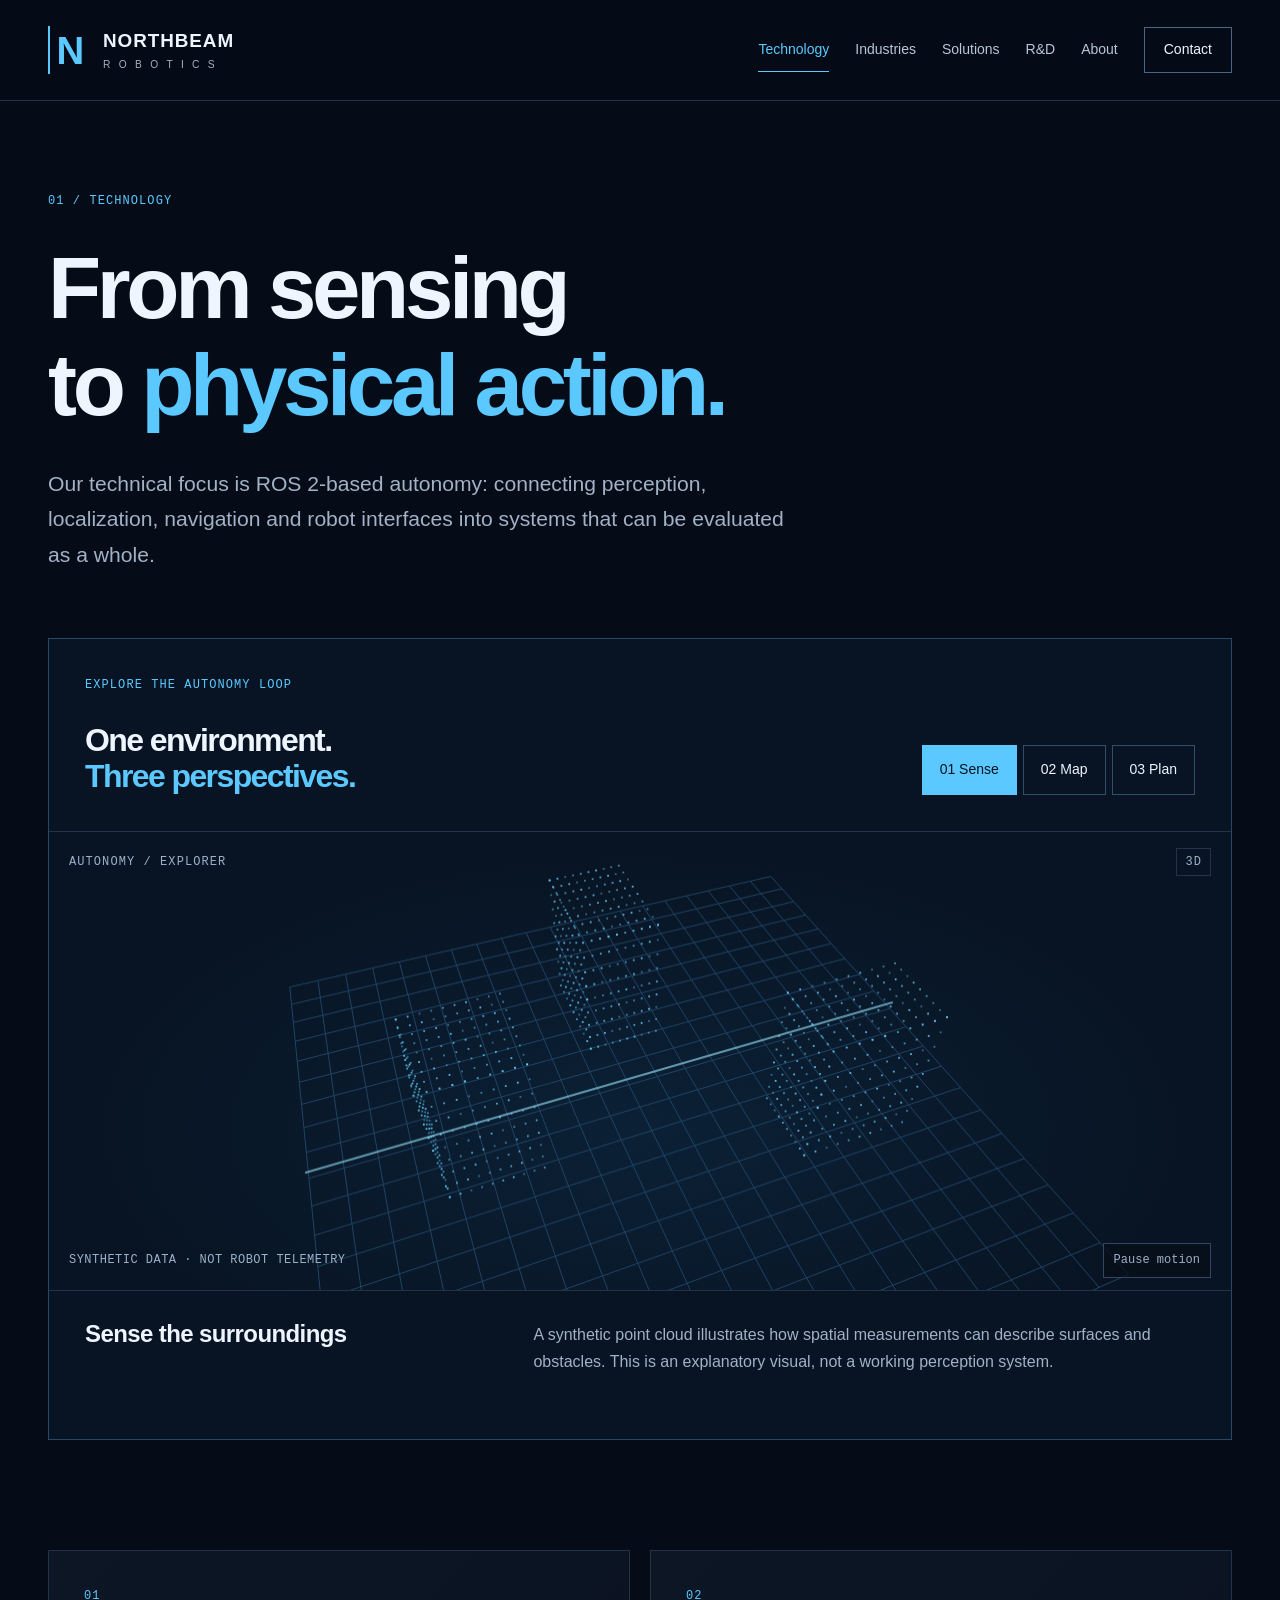
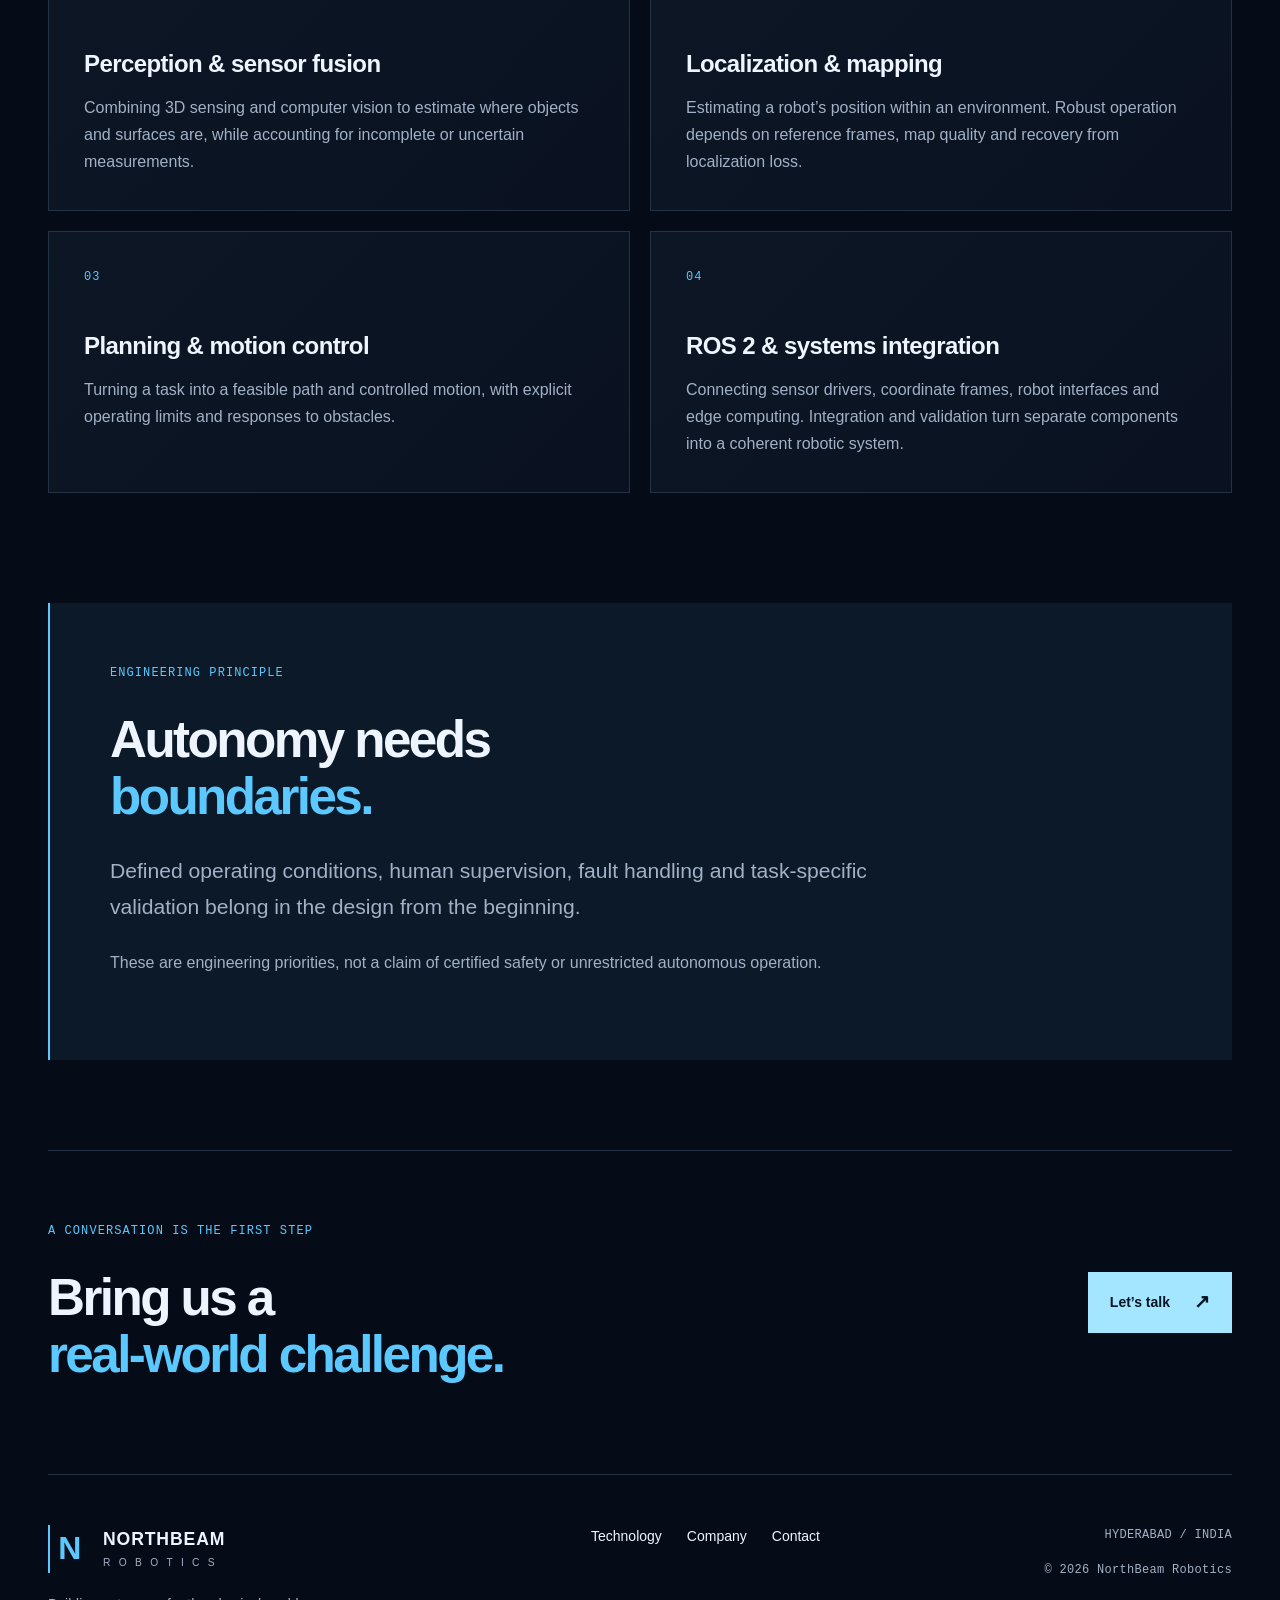
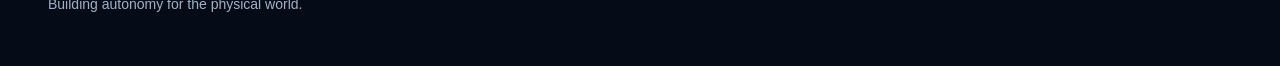
<file: technology/index.html>
<!doctype html>
<html lang="en"><head><meta charset="utf-8"><meta http-equiv="Content-Security-Policy" content="default-src 'none'; script-src 'self'; script-src-attr 'none'; style-src 'self' https://fonts.googleapis.com; style-src-attr 'none'; font-src https://fonts.gstatic.com; img-src 'self'; connect-src 'none'; object-src 'none'; base-uri 'none'; form-action 'none'; upgrade-insecure-requests"><meta name="referrer" content="strict-origin-when-cross-origin"><meta name="viewport" content="width=device-width, initial-scale=1"><title>Technology | NorthBeam Robotics</title><meta name="description" content="Technology at NorthBeam Robotics. Explore our robotics development direction, engineering approach and collaboration opportunities."><meta name="theme-color" content="#060c17"><link rel="canonical" href="https://northbeamrobotics.com/technology/"><link rel="icon" href="/assets/northbeam-concept.svg" type="image/svg+xml"><link rel="preconnect" href="https://fonts.googleapis.com"><link rel="preconnect" href="https://fonts.gstatic.com" crossorigin><link href="https://fonts.googleapis.com/css2?family=DM+Mono:wght@400;500&family=Manrope:wght@400;500;600;700;800&display=swap" rel="stylesheet"><link rel="stylesheet" href="/future.css?v=2"><script src="/experience.js?v=1" defer></script></head>
<body data-page="technology"><a class="skip-link" href="#main">Skip to content</a><header class="site-header"><div class="wrap nav-wrap"><a class="brand" href="/" aria-label="NorthBeam Robotics home"><span class="brand-symbol" aria-hidden="true">N</span><span>NORTHBEAM<small>R O B O T I C S</small></span></a><button class="menu-toggle" aria-expanded="false" aria-controls="navigation">Menu <span aria-hidden="true">☰</span></button><nav id="navigation" aria-label="Main navigation"><a href="/technology/" aria-current="page" >Technology</a><a href="/industries/"  >Industries</a><a href="/solutions/"  >Solutions</a><a href="/research/"  >R&D</a><a href="/about/"  >About</a><a href="/contact/"  class="nav-contact">Contact</a></nav></div></header><main id="main"><section class="page-intro wrap"><p class="eyebrow">01 / Technology</p><h1>From sensing<br>to <span>physical action.</span></h1><p class="lead">Our technical focus is ROS 2-based autonomy: connecting perception, localization, navigation and robot interfaces into systems that can be evaluated as a whole.</p></section>
<section class="wrap explorer"><div class="explorer-heading"><div><p class="eyebrow">Explore the autonomy loop</p><h2>One environment.<br><span>Three perspectives.</span></h2></div><div class="mode-controls" role="group" aria-label="Visualization mode"><button data-mode="sense" aria-pressed="true">01 Sense</button><button data-mode="map" aria-pressed="false">02 Map</button><button data-mode="plan" aria-pressed="false">03 Plan</button></div></div><div class="scene sensor-scene" data-scene="sense"><div class="scene-fallback" aria-hidden="true">N</div><canvas aria-label="Interactive conceptual 3D sensing illustration" role="img"></canvas><div class="scene-top"><span>AUTONOMY / EXPLORER</span><span>3D</span></div><div class="scene-bottom"><span>SYNTHETIC DATA · NOT ROBOT TELEMETRY</span><button class="motion-toggle" type="button" aria-pressed="false">Pause motion</button></div></div><div class="explorer-caption"><h3 id="mode-title">Sense the surroundings</h3><p id="mode-description" aria-live="polite">A synthetic point cloud illustrates how spatial measurements can describe surfaces and obstacles. This is an explanatory visual, not a working perception system.</p></div><noscript><p>The static view illustrates the sensing stage. Enable JavaScript to switch between sensing, mapping and planning.</p></noscript></section>
<section class="wrap section"><div class="two-grid"><article class="card"><span class="number">01</span><h3>Perception & sensor fusion</h3><p>Combining 3D sensing and computer vision to estimate where objects and surfaces are, while accounting for incomplete or uncertain measurements.</p></article><article class="card"><span class="number">02</span><h3>Localization & mapping</h3><p>Estimating a robot’s position within an environment. Robust operation depends on reference frames, map quality and recovery from localization loss.</p></article><article class="card"><span class="number">03</span><h3>Planning & motion control</h3><p>Turning a task into a feasible path and controlled motion, with explicit operating limits and responses to obstacles.</p></article><article class="card"><span class="number">04</span><h3>ROS 2 & systems integration</h3><p>Connecting sensor drivers, coordinate frames, robot interfaces and edge computing. Integration and validation turn separate components into a coherent robotic system.</p></article></div></section>
<section class="wrap inset-section"><p class="eyebrow">Engineering principle</p><h2>Autonomy needs<br><span>boundaries.</span></h2><p class="lead">Defined operating conditions, human supervision, fault handling and task-specific validation belong in the design from the beginning.</p><p>These are engineering priorities, not a claim of certified safety or unrestricted autonomous operation.</p></section><section class="cta wrap"><div><p class="eyebrow">A conversation is the first step</p><h2>Bring us a<br><span>real-world challenge.</span></h2></div><a class="button primary" href="/contact/">Let’s talk<span aria-hidden="true">↗</span></a></section></main><footer class="wrap footer"><div><a class="brand" href="/" aria-label="NorthBeam Robotics home"><span class="brand-symbol" aria-hidden="true">N</span><span>NORTHBEAM<small>R O B O T I C S</small></span></a><p>Building autonomy for the physical world.</p></div><div class="footer-links"><a href="/technology/">Technology</a><a href="/about/">Company</a><a href="/contact/">Contact</a></div><div class="footer-meta"><span>HYDERABAD / INDIA</span><span>© 2026 NorthBeam Robotics</span></div></footer></body></html>
</file>
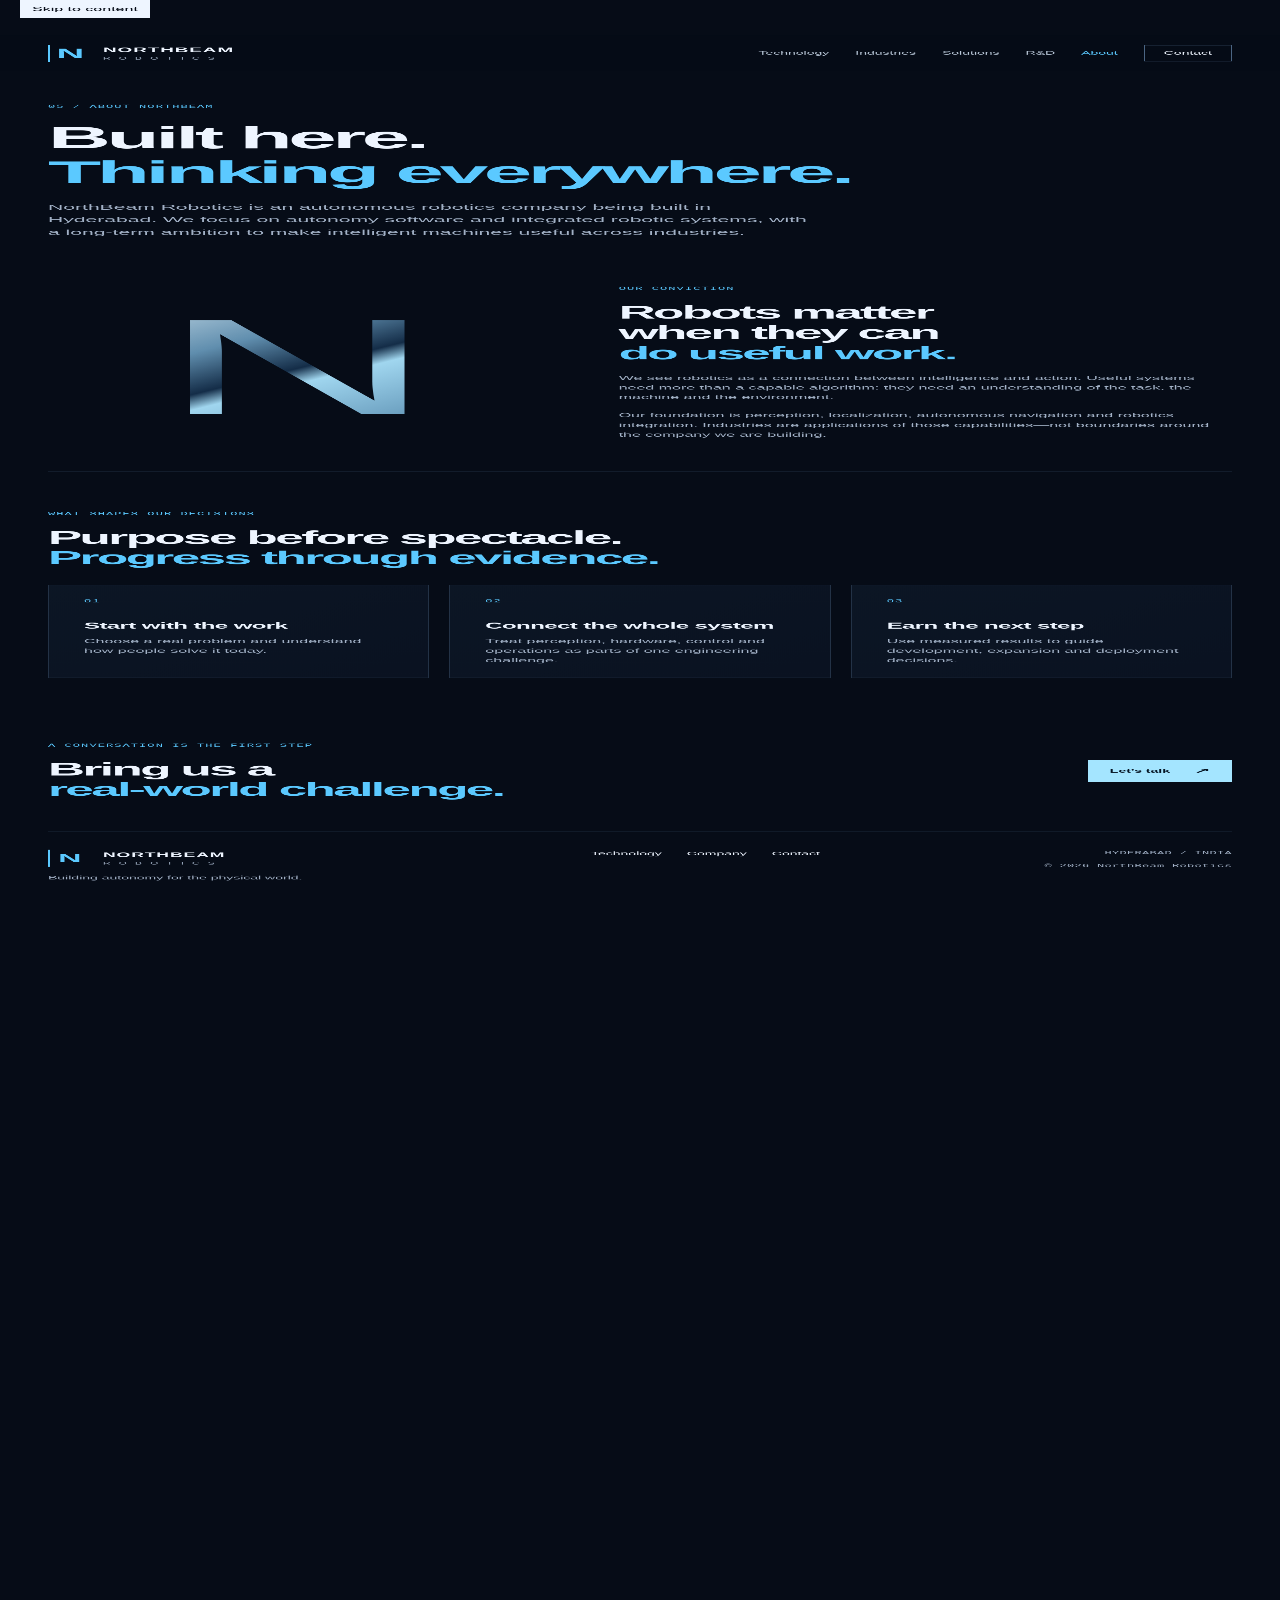
<file: about.html>
<!doctype html>
<html lang="en"><head><meta charset="utf-8"><meta http-equiv="Content-Security-Policy" content="default-src 'none'; script-src 'self'; script-src-attr 'none'; style-src 'self' https://fonts.googleapis.com; style-src-attr 'none'; font-src https://fonts.gstatic.com; img-src 'self'; connect-src 'none'; object-src 'none'; base-uri 'none'; form-action 'none'; upgrade-insecure-requests"><meta name="referrer" content="strict-origin-when-cross-origin"><meta name="viewport" content="width=device-width, initial-scale=1"><meta http-equiv="refresh" content="0; url=/about/"><link rel="canonical" href="https://northbeamrobotics.com/about/"><title>About | NorthBeam Robotics</title><link rel="stylesheet" href="/future.css?v=2"></head><body><main class="page-intro wrap"><h1>This page has moved.</h1><p><a class="button primary" href="/about/">Continue to About</a></p></main></body></html>
</file>
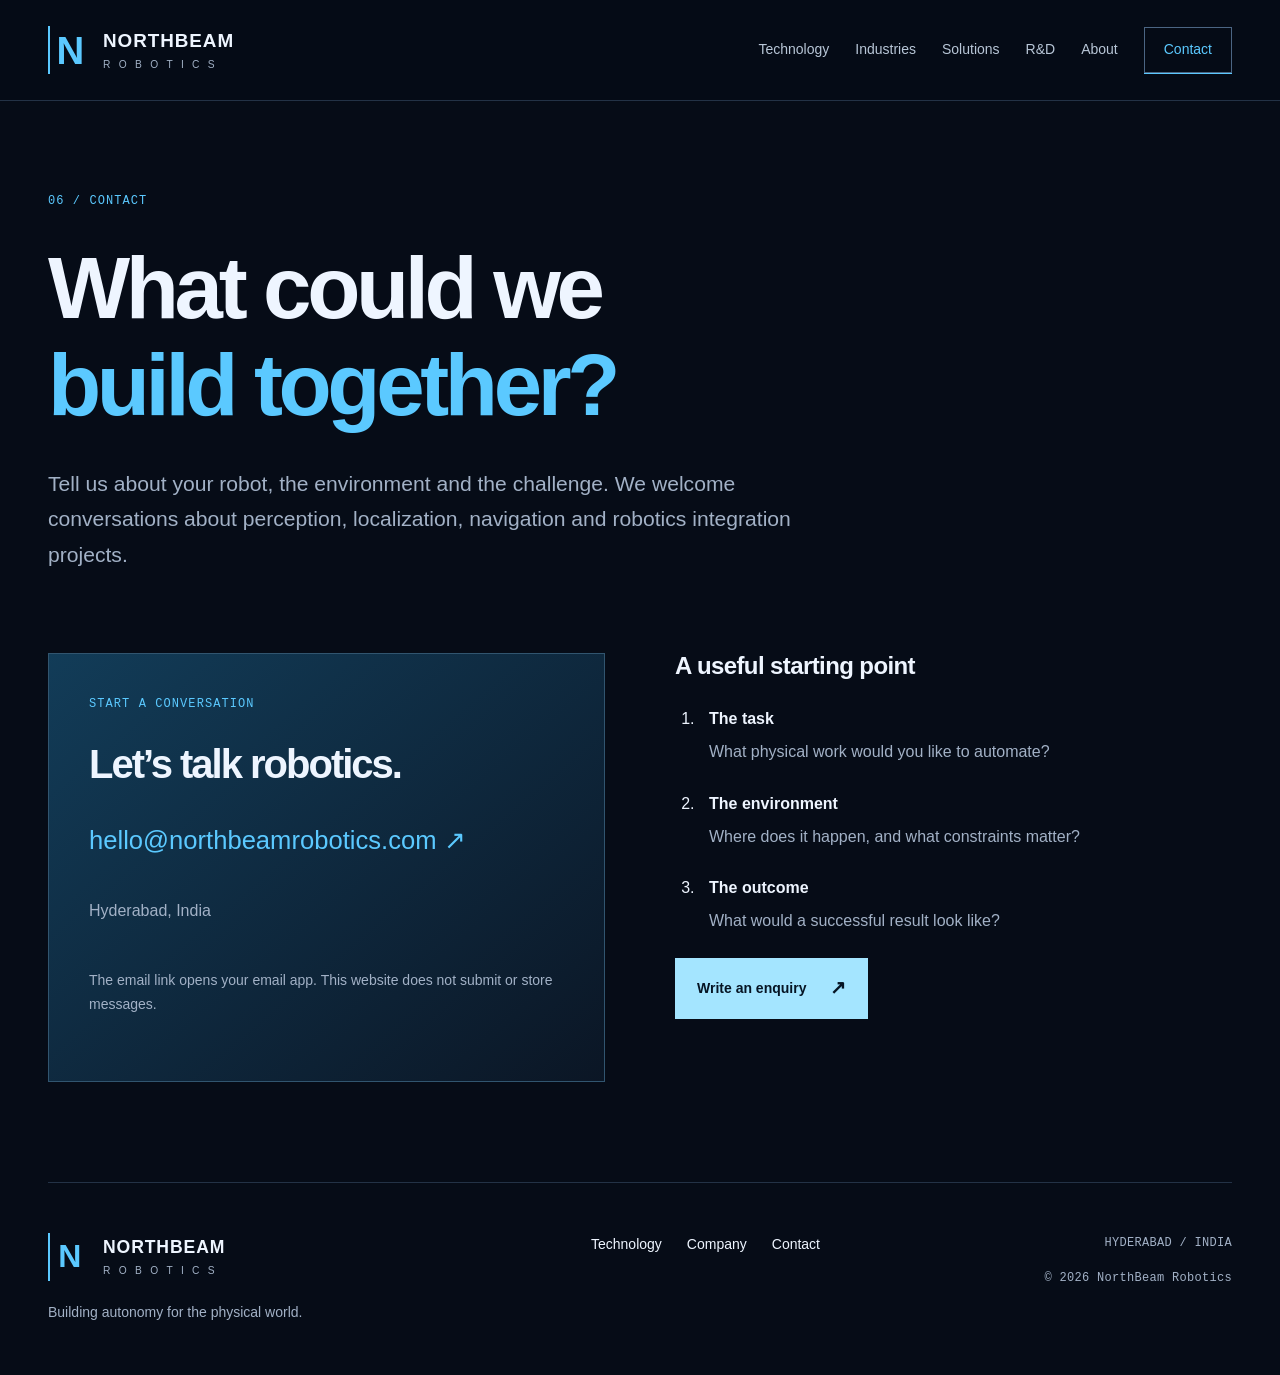
<file: contact.html>
<!doctype html>
<html lang="en"><head><meta charset="utf-8"><meta http-equiv="Content-Security-Policy" content="default-src 'none'; script-src 'self'; script-src-attr 'none'; style-src 'self' https://fonts.googleapis.com; style-src-attr 'none'; font-src https://fonts.gstatic.com; img-src 'self'; connect-src 'none'; object-src 'none'; base-uri 'none'; form-action 'none'; upgrade-insecure-requests"><meta name="referrer" content="strict-origin-when-cross-origin"><meta name="viewport" content="width=device-width, initial-scale=1"><meta http-equiv="refresh" content="0; url=/contact/"><link rel="canonical" href="https://northbeamrobotics.com/contact/"><title>Contact | NorthBeam Robotics</title><link rel="stylesheet" href="/future.css?v=2"></head><body><main class="page-intro wrap"><h1>This page has moved.</h1><p><a class="button primary" href="/contact/">Continue to Contact</a></p></main></body></html>
</file>
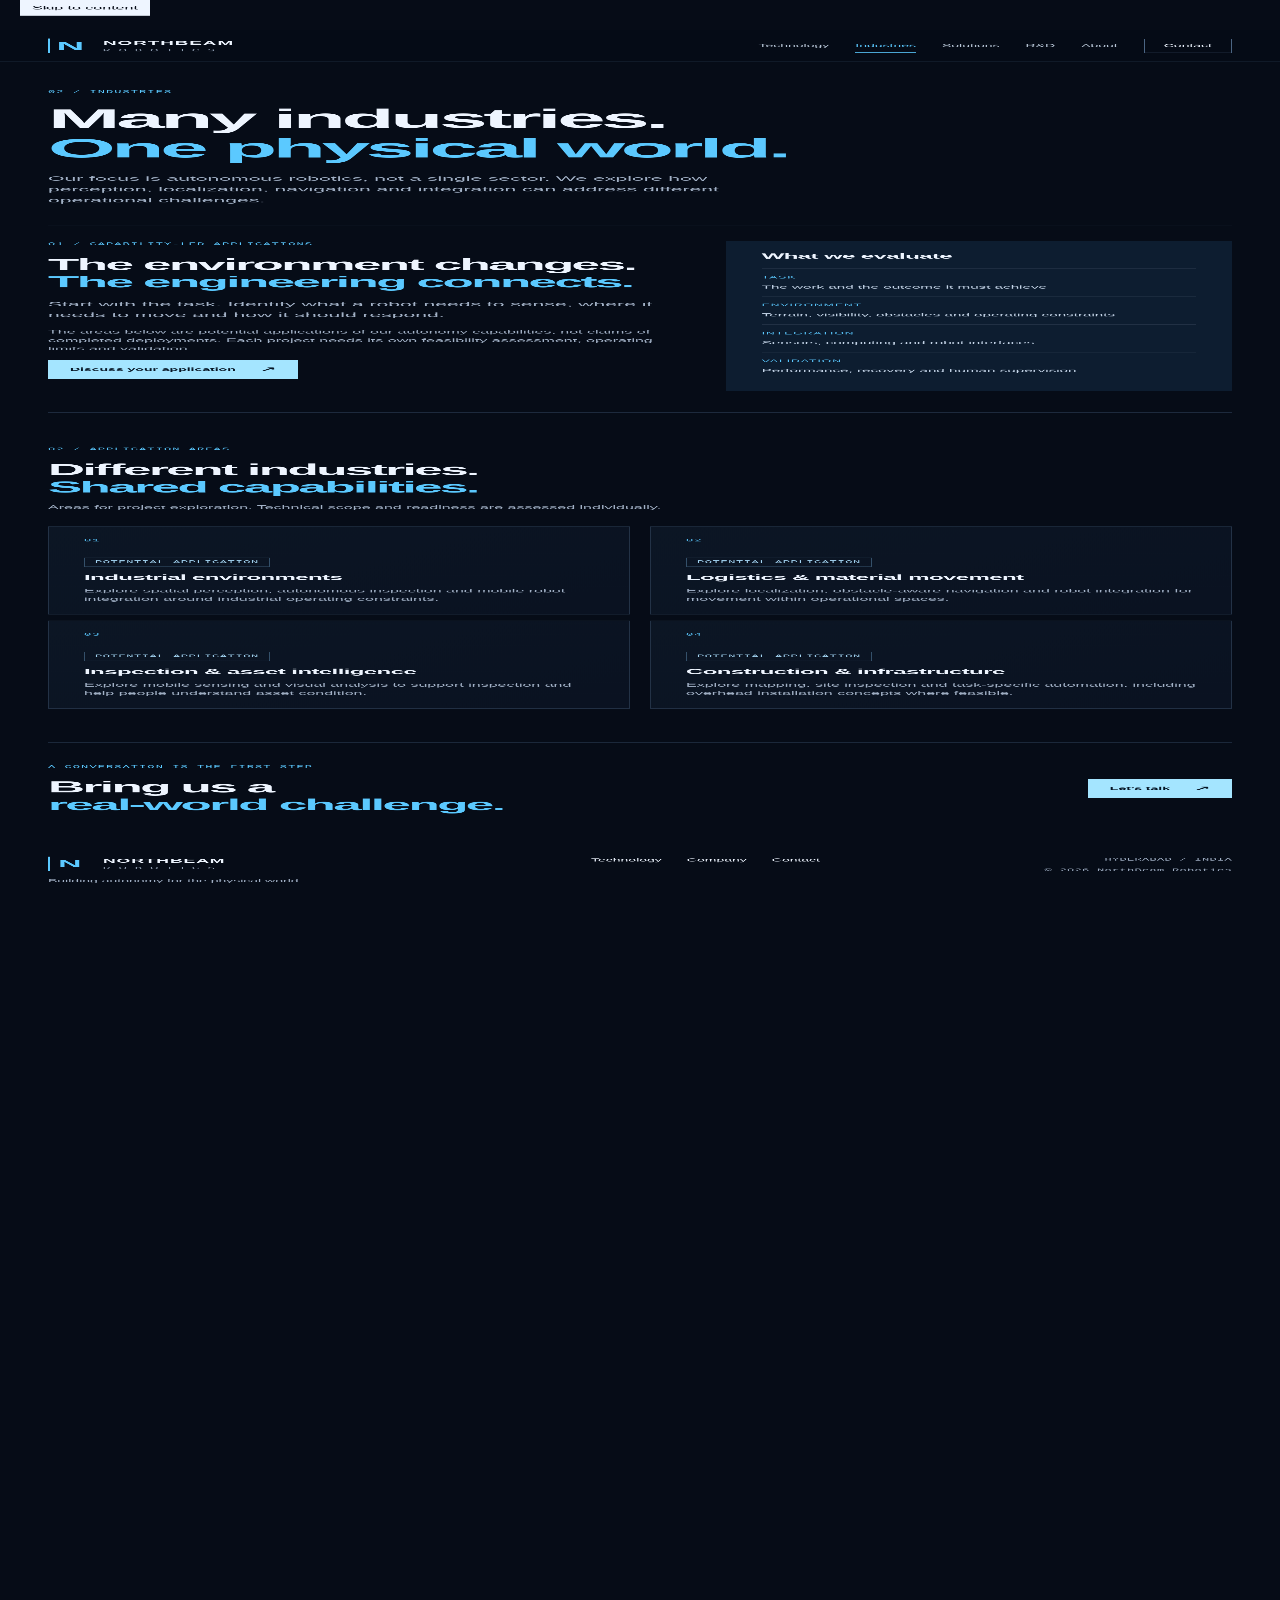
<file: industries.html>
<!doctype html>
<html lang="en"><head><meta charset="utf-8"><meta http-equiv="Content-Security-Policy" content="default-src 'none'; script-src 'self'; script-src-attr 'none'; style-src 'self' https://fonts.googleapis.com; style-src-attr 'none'; font-src https://fonts.gstatic.com; img-src 'self'; connect-src 'none'; object-src 'none'; base-uri 'none'; form-action 'none'; upgrade-insecure-requests"><meta name="referrer" content="strict-origin-when-cross-origin"><meta name="viewport" content="width=device-width, initial-scale=1"><meta http-equiv="refresh" content="0; url=/industries/"><link rel="canonical" href="https://northbeamrobotics.com/industries/"><title>Industries | NorthBeam Robotics</title><link rel="stylesheet" href="/future.css?v=2"></head><body><main class="page-intro wrap"><h1>This page has moved.</h1><p><a class="button primary" href="/industries/">Continue to Industries</a></p></main></body></html>
</file>
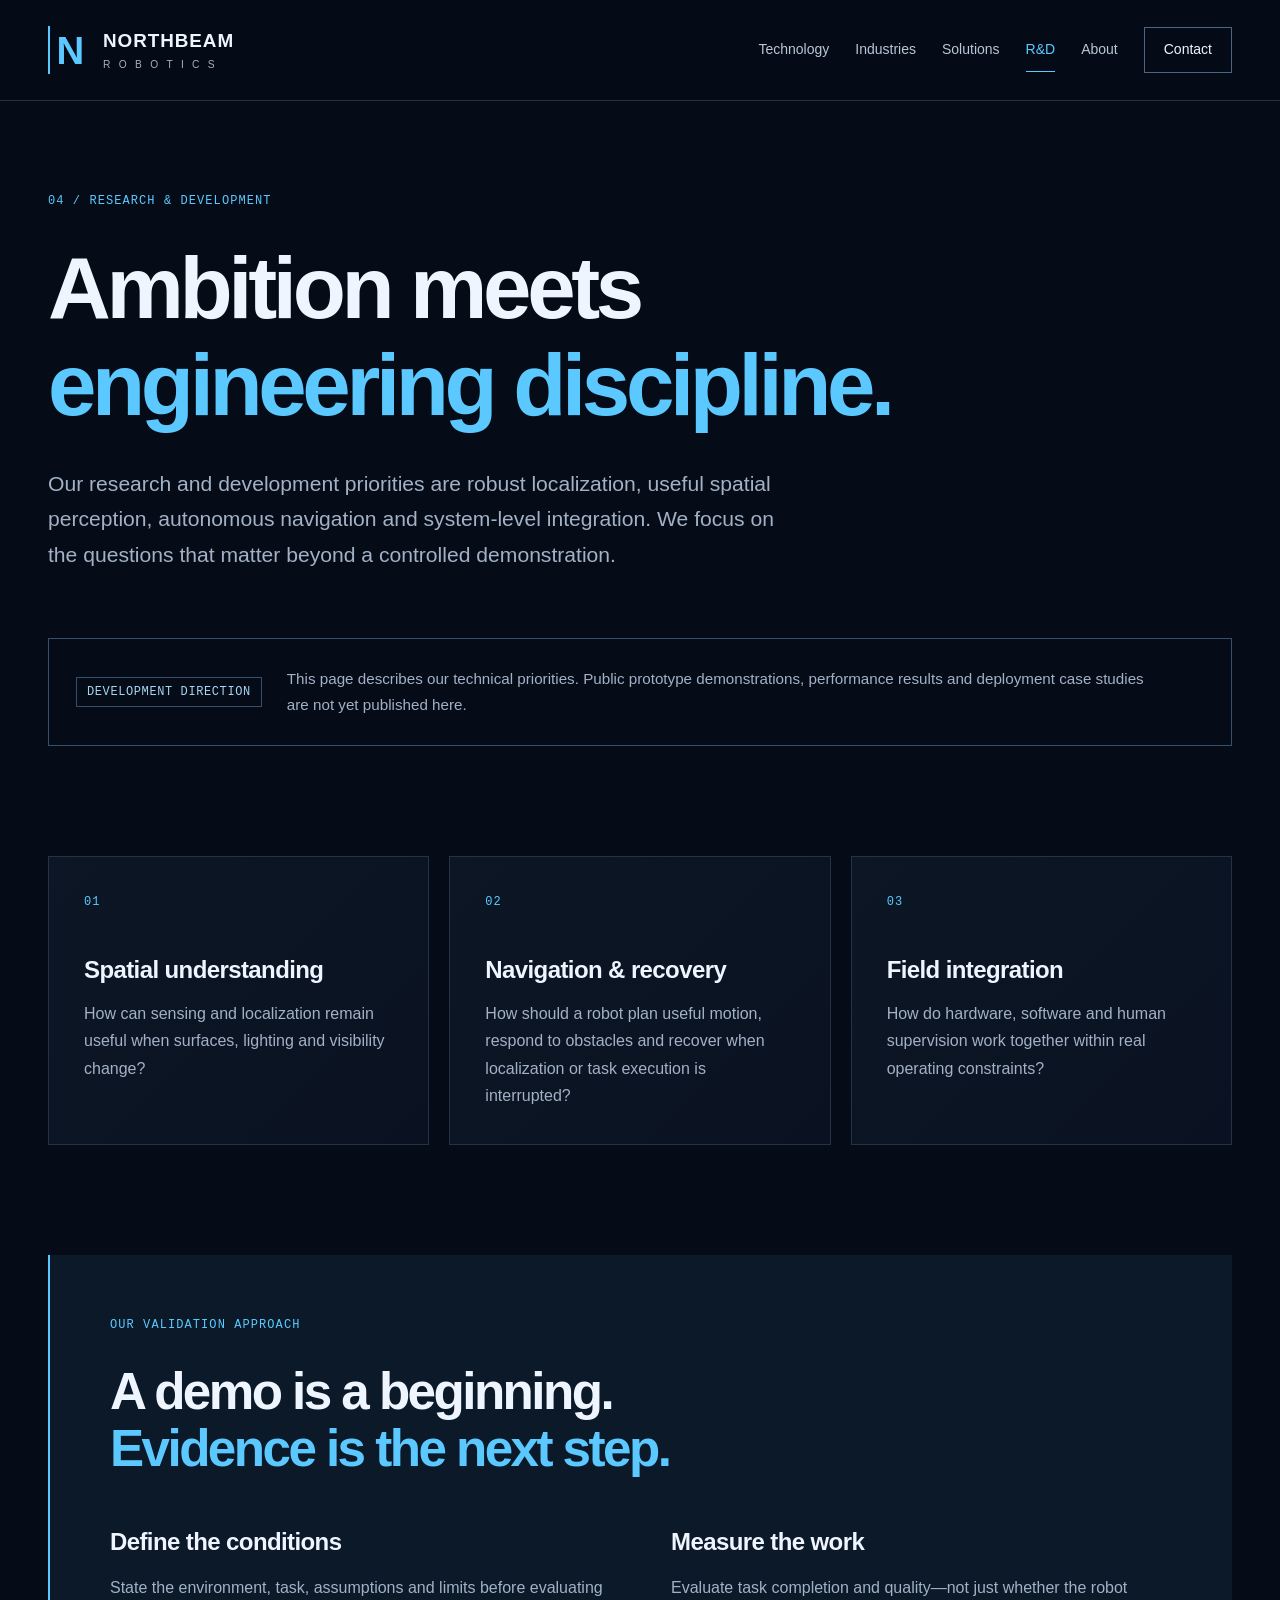
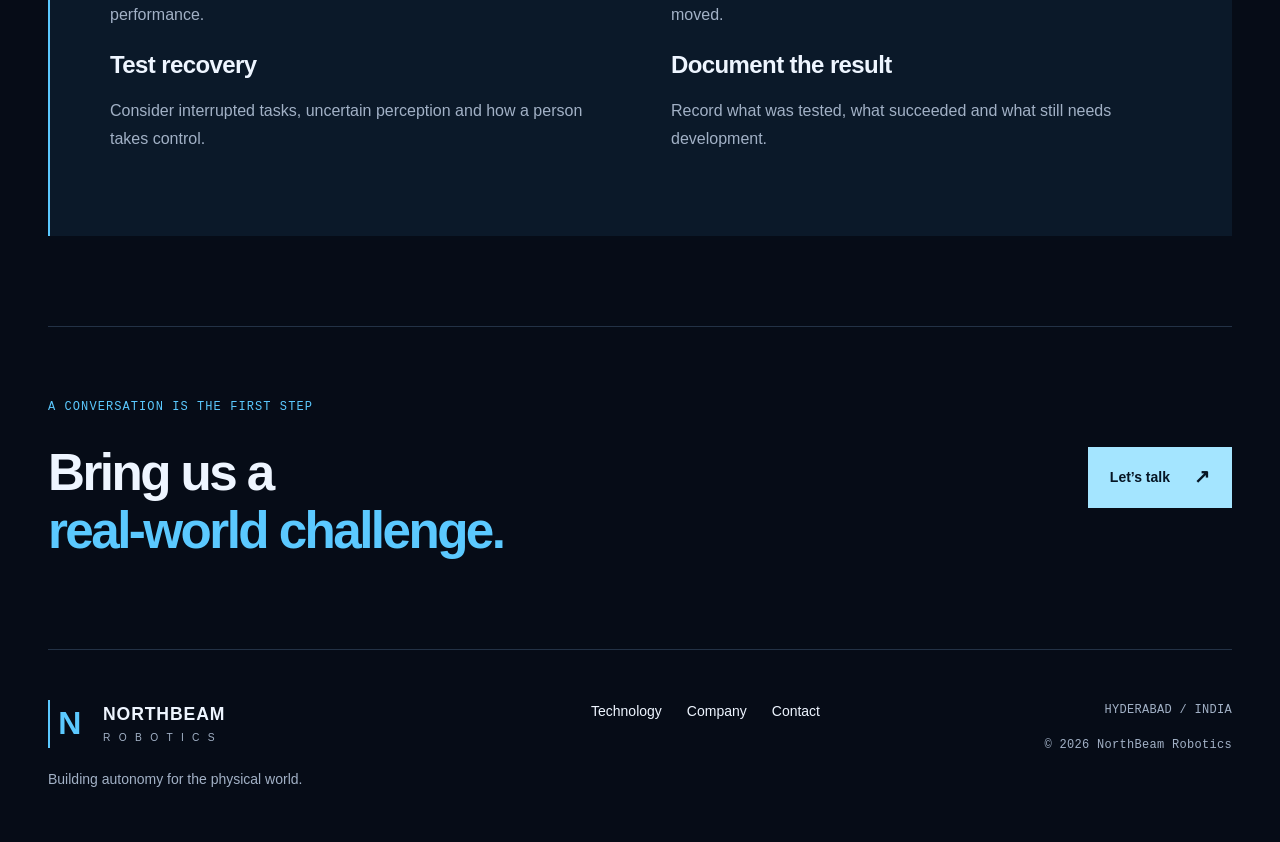
<file: research.html>
<!doctype html>
<html lang="en"><head><meta charset="utf-8"><meta http-equiv="Content-Security-Policy" content="default-src 'none'; script-src 'self'; script-src-attr 'none'; style-src 'self' https://fonts.googleapis.com; style-src-attr 'none'; font-src https://fonts.gstatic.com; img-src 'self'; connect-src 'none'; object-src 'none'; base-uri 'none'; form-action 'none'; upgrade-insecure-requests"><meta name="referrer" content="strict-origin-when-cross-origin"><meta name="viewport" content="width=device-width, initial-scale=1"><meta http-equiv="refresh" content="0; url=/research/"><link rel="canonical" href="https://northbeamrobotics.com/research/"><title>R&D | NorthBeam Robotics</title><link rel="stylesheet" href="/future.css?v=2"></head><body><main class="page-intro wrap"><h1>This page has moved.</h1><p><a class="button primary" href="/research/">Continue to R&D</a></p></main></body></html>
</file>
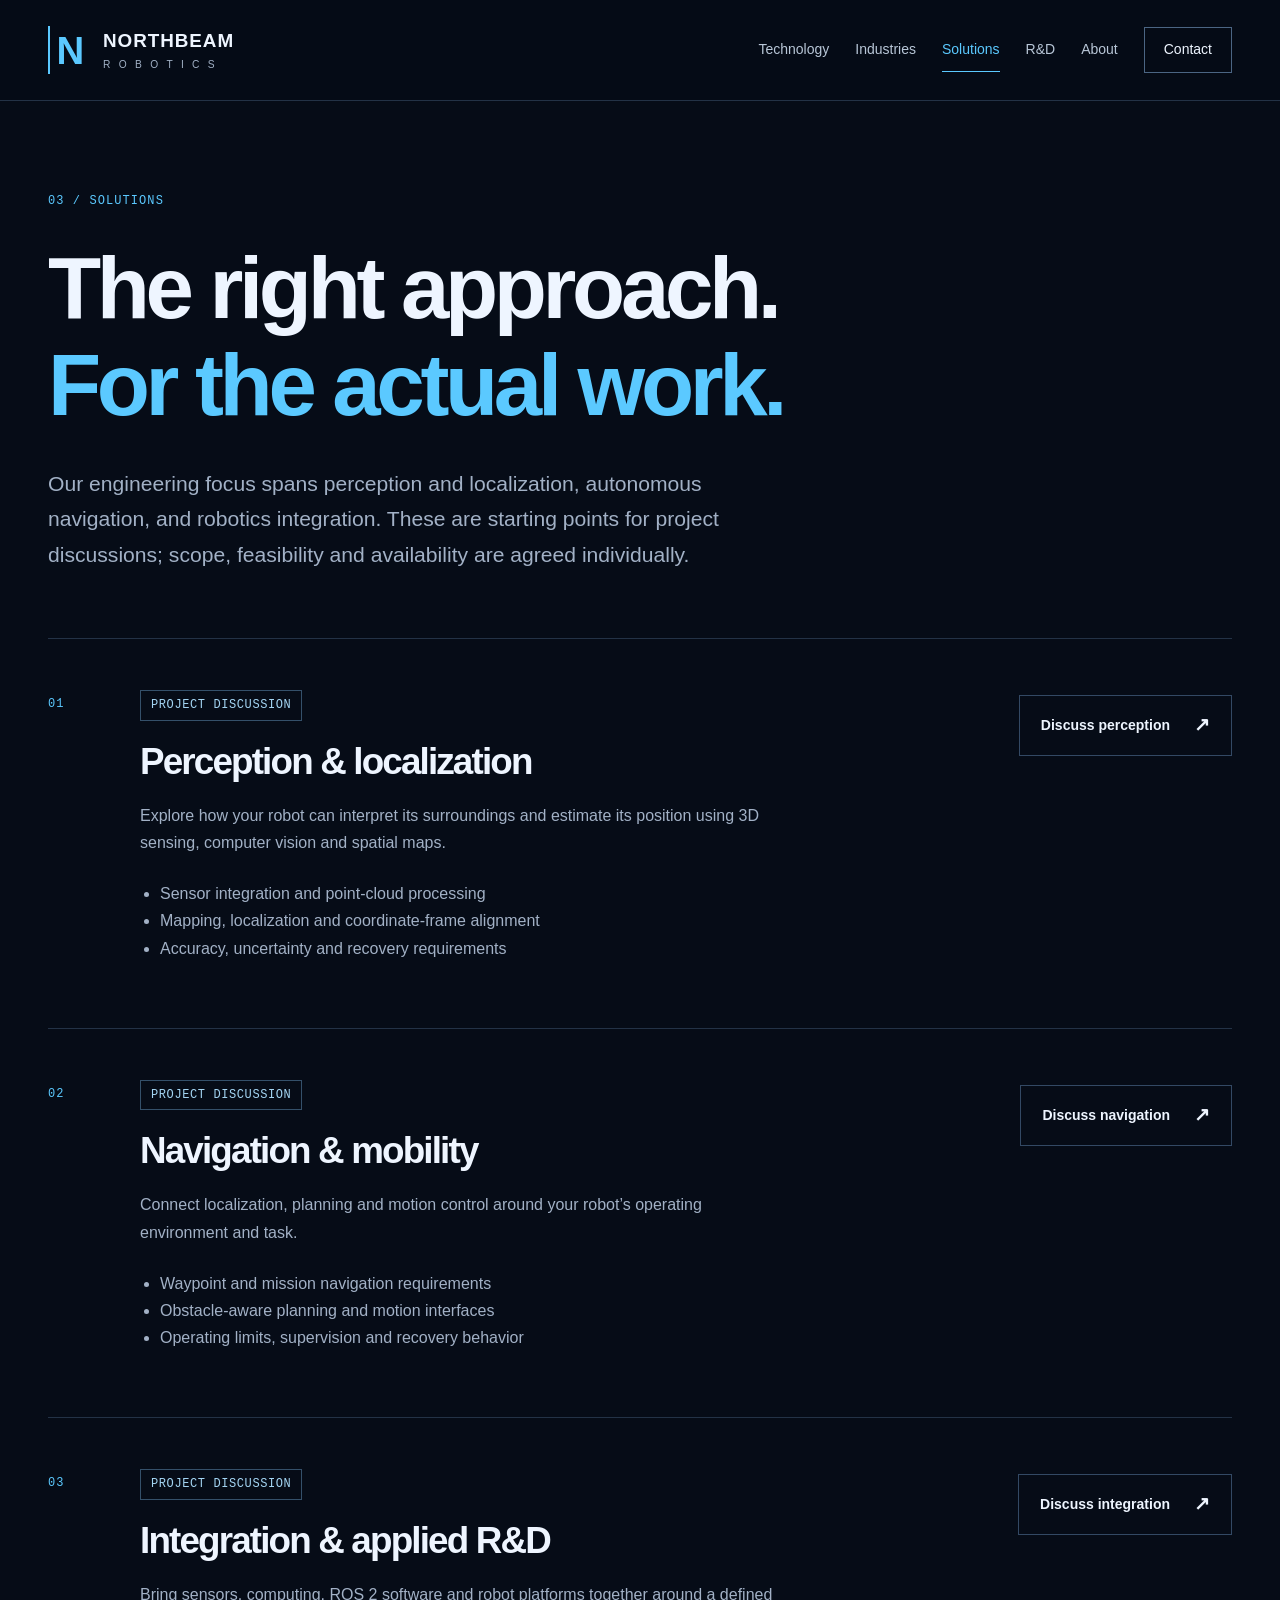
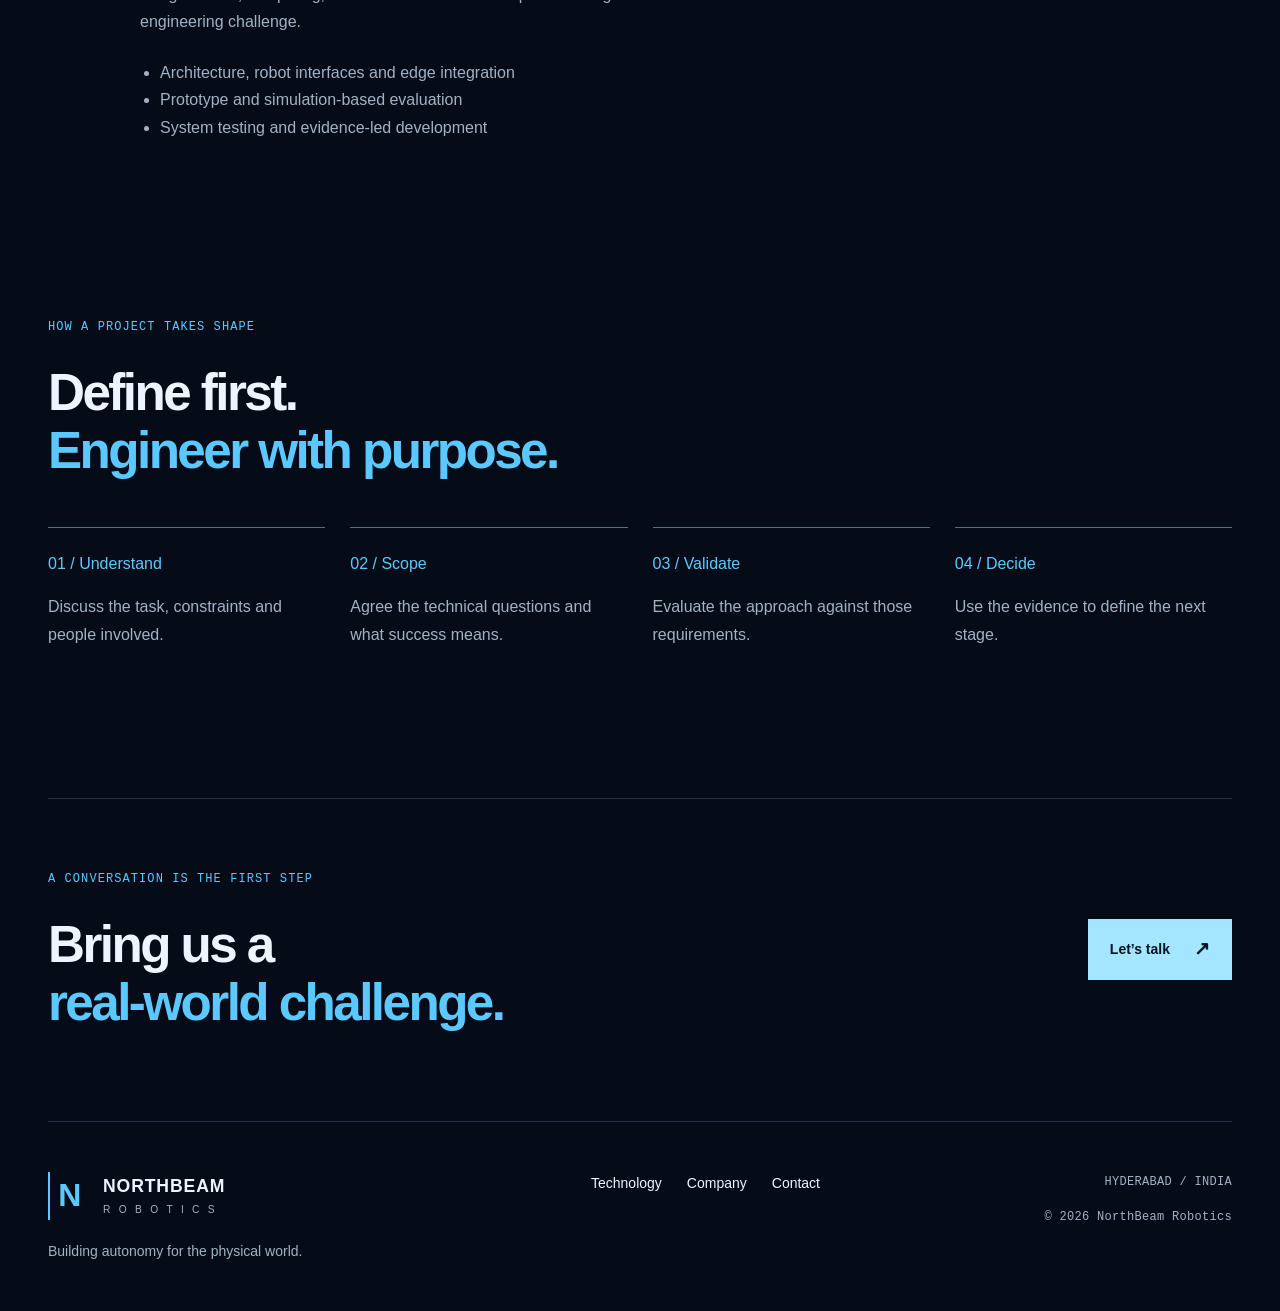
<file: solutions.html>
<!doctype html>
<html lang="en"><head><meta charset="utf-8"><meta http-equiv="Content-Security-Policy" content="default-src 'none'; script-src 'self'; script-src-attr 'none'; style-src 'self' https://fonts.googleapis.com; style-src-attr 'none'; font-src https://fonts.gstatic.com; img-src 'self'; connect-src 'none'; object-src 'none'; base-uri 'none'; form-action 'none'; upgrade-insecure-requests"><meta name="referrer" content="strict-origin-when-cross-origin"><meta name="viewport" content="width=device-width, initial-scale=1"><meta http-equiv="refresh" content="0; url=/solutions/"><link rel="canonical" href="https://northbeamrobotics.com/solutions/"><title>Solutions | NorthBeam Robotics</title><link rel="stylesheet" href="/future.css?v=2"></head><body><main class="page-intro wrap"><h1>This page has moved.</h1><p><a class="button primary" href="/solutions/">Continue to Solutions</a></p></main></body></html>
</file>
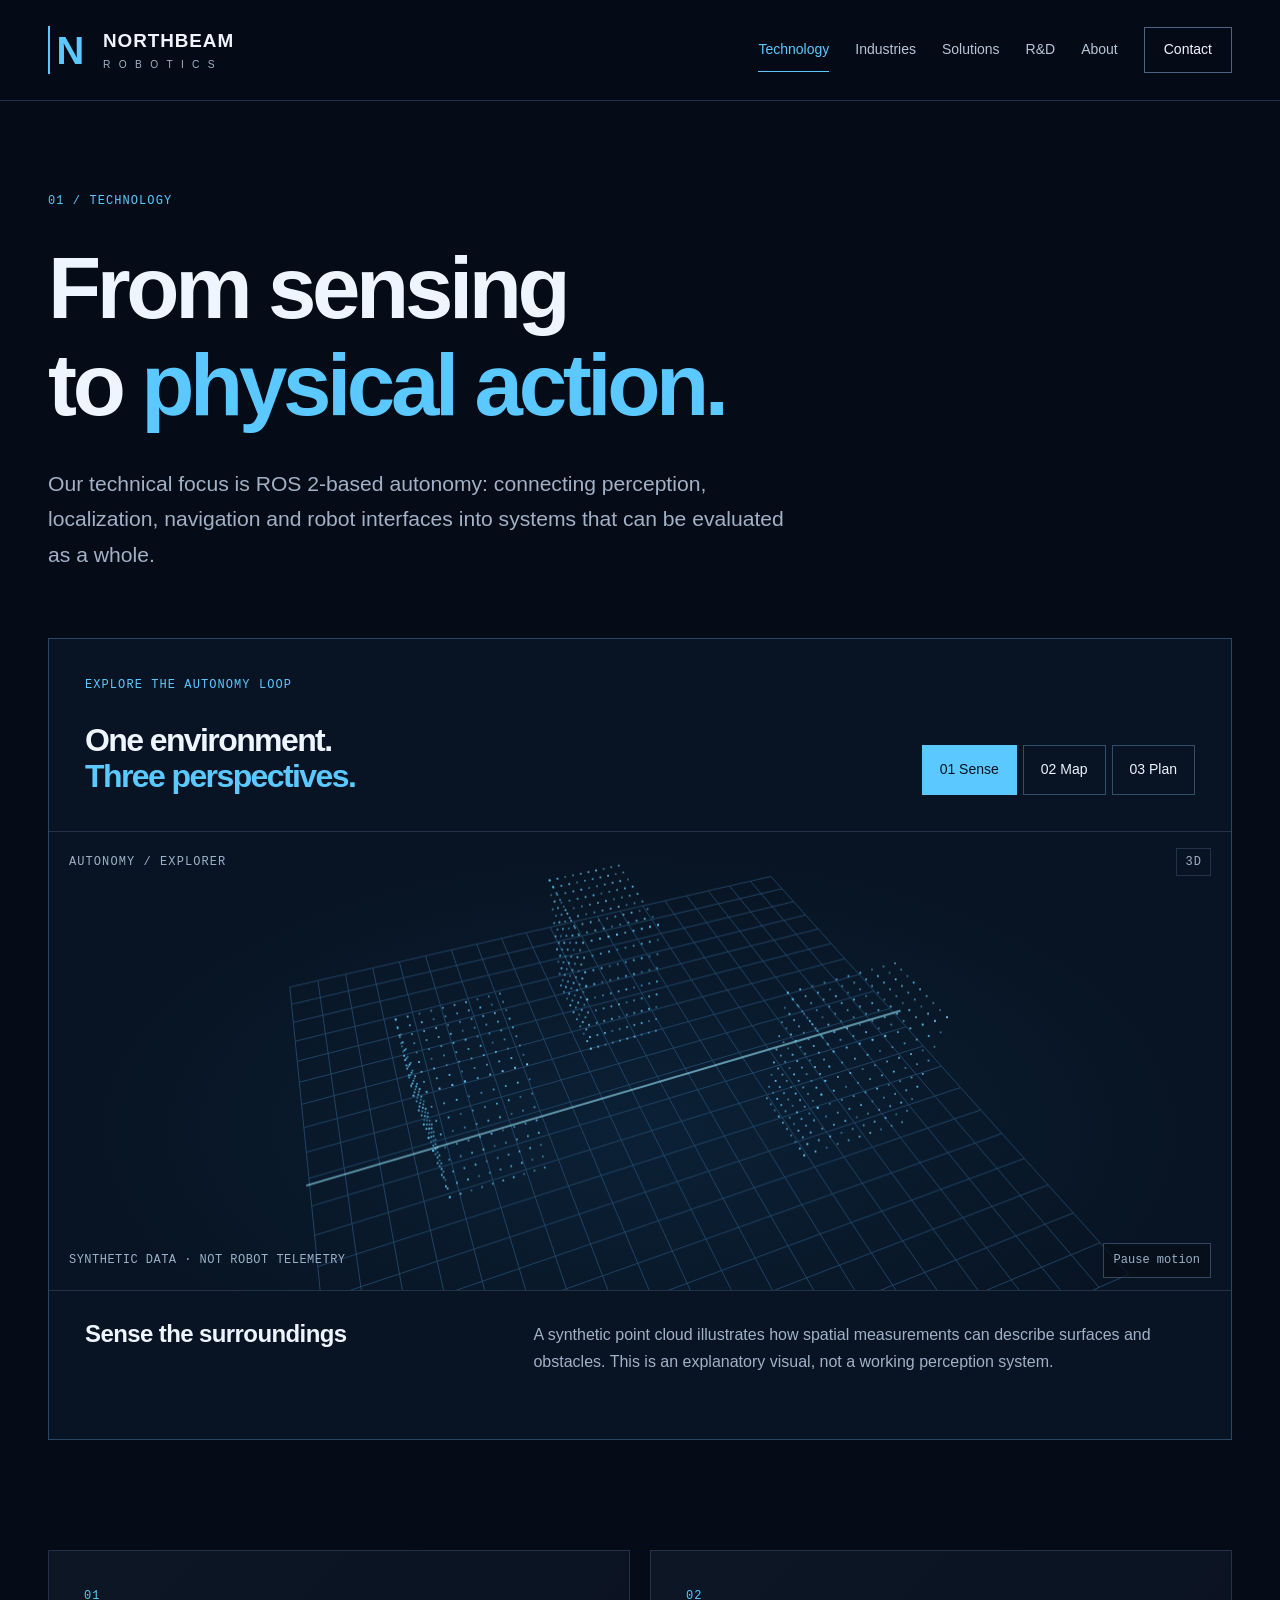
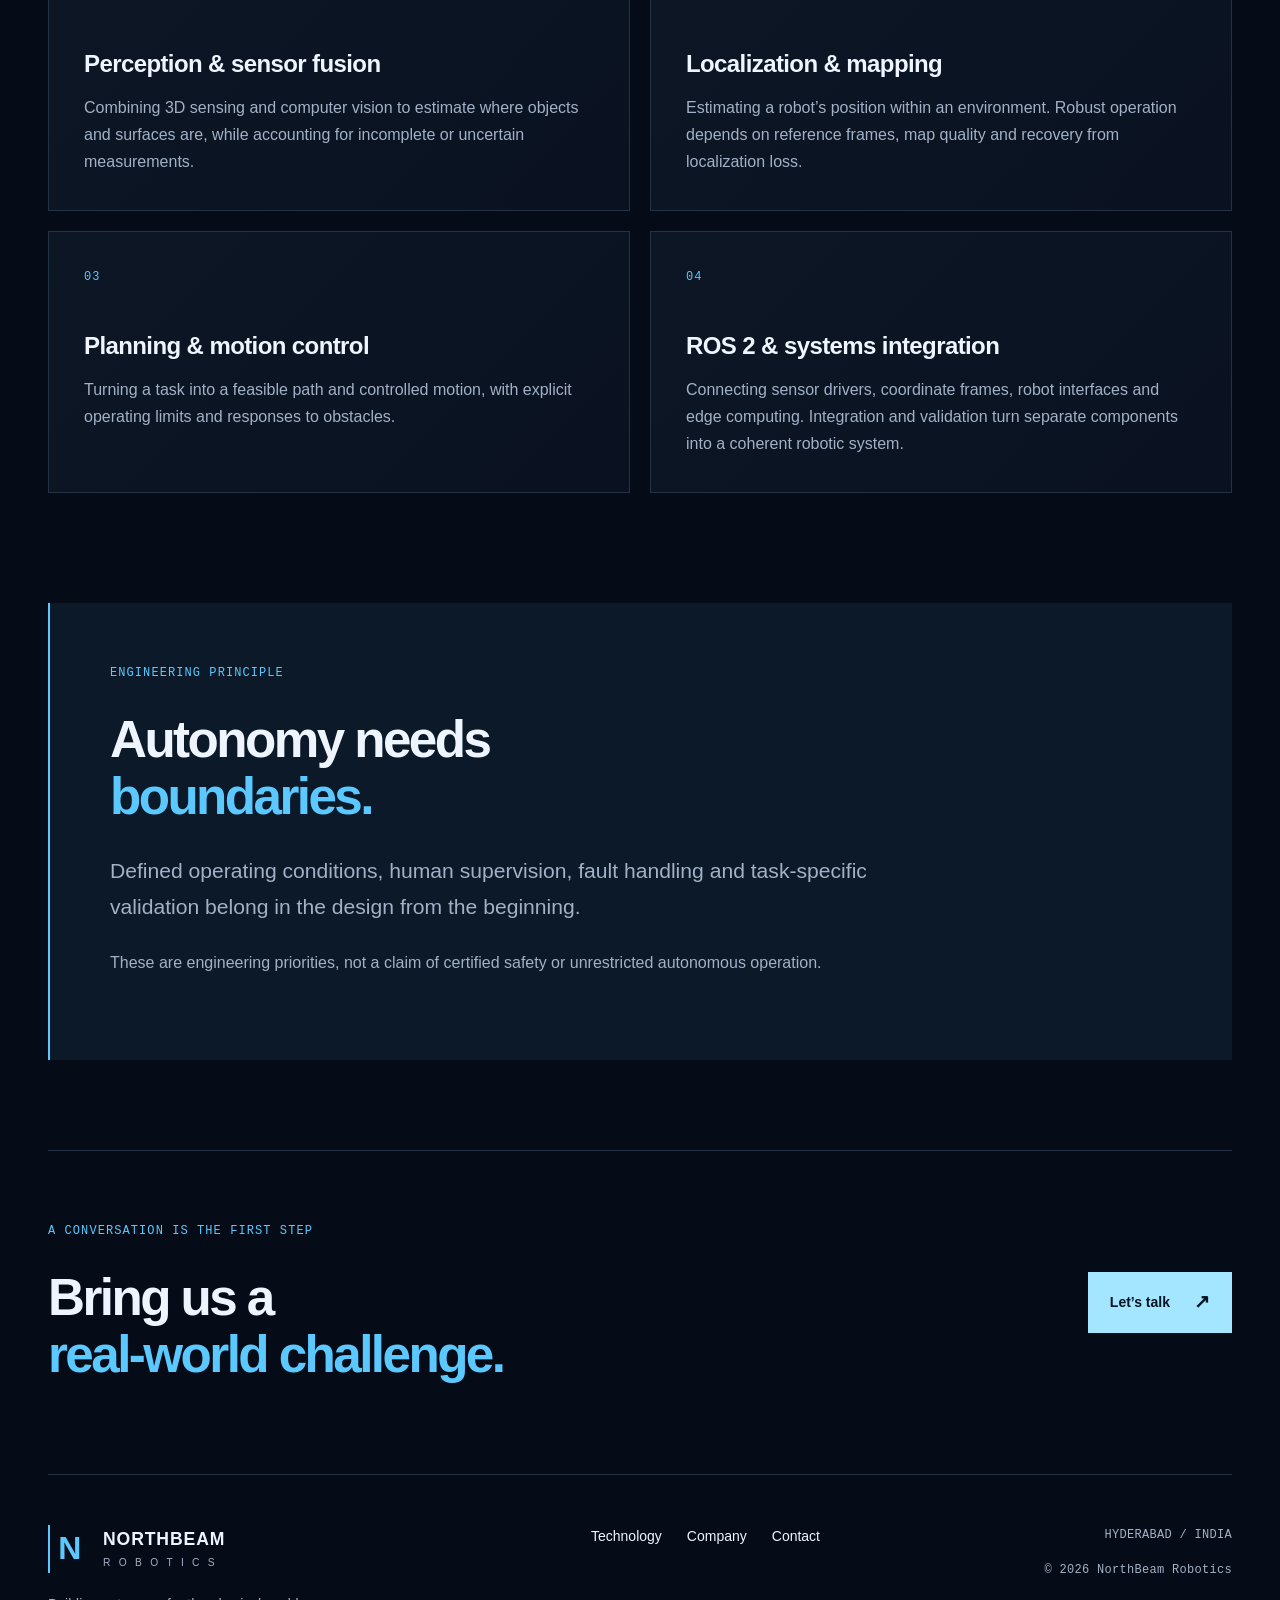
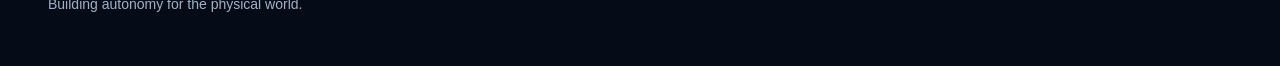
<file: technology.html>
<!doctype html>
<html lang="en"><head><meta charset="utf-8"><meta http-equiv="Content-Security-Policy" content="default-src 'none'; script-src 'self'; script-src-attr 'none'; style-src 'self' https://fonts.googleapis.com; style-src-attr 'none'; font-src https://fonts.gstatic.com; img-src 'self'; connect-src 'none'; object-src 'none'; base-uri 'none'; form-action 'none'; upgrade-insecure-requests"><meta name="referrer" content="strict-origin-when-cross-origin"><meta name="viewport" content="width=device-width, initial-scale=1"><meta http-equiv="refresh" content="0; url=/technology/"><link rel="canonical" href="https://northbeamrobotics.com/technology/"><title>Technology | NorthBeam Robotics</title><link rel="stylesheet" href="/future.css?v=2"></head><body><main class="page-intro wrap"><h1>This page has moved.</h1><p><a class="button primary" href="/technology/">Continue to Technology</a></p></main></body></html>
</file>
<file: future.css>
:root{color-scheme:dark;--bg:#060c17;--panel:#0b1524;--ink:#eef5ff;--muted:#a2b1c6;--blue:#5bc9ff;--line:#233246;--font:Manrope,Arial,sans-serif}*{box-sizing:border-box}html{scroll-behavior:smooth;scroll-padding-top:110px}body{margin:0;background:var(--bg);color:var(--ink);font-family:var(--font);font-size:16px;line-height:1.7}a{color:inherit;text-decoration:none}button{font:inherit;color:inherit;cursor:pointer}a,button{-webkit-tap-highlight-color:transparent}a:focus-visible,button:focus-visible{outline:2px solid var(--blue);outline-offset:6px}p{color:var(--muted);margin:0 0 1.5rem}h1,h2,h3{line-height:1.12;margin:0;font-weight:600;letter-spacing:-.05em}h1{font-size:clamp(3.1rem,6.8vw,6.7rem)}h2{font-size:clamp(2.1rem,4vw,3.8rem)}h3{font-size:1.5rem;letter-spacing:-.025em}h1 span,h2 span{color:var(--blue)}.wrap{width:min(1320px,calc(100% - 96px));margin-inline:auto}.eyebrow,.number,.tag,.signal-strip,.scene-top,.scene-bottom,.footer-meta{font-family:'DM Mono',monospace;letter-spacing:.09em;font-size:.75rem}.eyebrow{text-transform:uppercase;color:var(--blue);margin-bottom:1.7rem}.lead{font-size:clamp(1.1rem,1.65vw,1.35rem);line-height:1.7;max-width:760px}.small{font-size:.875rem}.site-header{position:sticky;top:0;z-index:20;background:#060c17f0;border-bottom:1px solid var(--line);backdrop-filter:blur(16px)}.nav-wrap{min-height:100px;display:flex;align-items:center;justify-content:space-between;gap:28px}.brand{display:flex;align-items:center;gap:13px;flex-shrink:0;font-size:1.18rem;font-weight:800;letter-spacing:.05em;line-height:1.3}.brand-symbol{display:grid;place-items:center;width:42px;height:48px;color:var(--blue);font-size:2.4rem;font-weight:800;letter-spacing:-.15em;padding-right:5px;border-left:2px solid var(--blue)}.brand small{display:block;font-size:.64rem;font-weight:500;color:var(--muted);letter-spacing:.27em;margin-top:5px}nav{display:flex;align-items:center;gap:26px;font-size:.875rem}nav a{padding:9px 0;color:#b8c6d7;white-space:nowrap}nav a:hover,nav a[aria-current]{color:var(--blue)}nav a[aria-current]{box-shadow:0 1px var(--blue)}nav .nav-contact{border:1px solid #4b6583;padding:10px 19px;color:var(--ink)}.menu-toggle{display:none}.skip-link{position:fixed;left:20px;top:-100px;padding:12px;background:var(--ink);color:var(--bg);z-index:50}.skip-link:focus{top:12px}.home-hero{display:grid;grid-template-columns:1fr 1.02fr;gap:24px;min-height:710px;align-items:center;padding-block:50px}.hero-copy{position:relative;z-index:1}.hero-copy h1{margin-bottom:25px}.hero-copy .lead{max-width:460px;margin-bottom:18px}.hero-detail{max-width:430px;font-size:1rem}.actions{display:flex;gap:14px;flex-wrap:wrap;margin-top:36px}.button{display:inline-flex;justify-content:space-between;align-items:center;gap:24px;padding:15px 21px;border:1px solid #334964;font-size:.875rem;font-weight:700;line-height:1.5;transition:background .2s,transform .2s,color .2s}.button span{font-size:1.2rem}.button:hover{background:#142b43;transform:translateY(-2px)}.button.primary{background:#a4e5ff;border-color:#a4e5ff;color:#061524}.button.primary:hover{background:#d9f4ff}.scene{height:580px;position:relative;isolation:isolate;background:radial-gradient(ellipse at 50% 60%,#133d602e,transparent 66%);overflow:hidden}.scene canvas{display:block;width:100%;height:100%;position:relative;z-index:1;touch-action:pan-y}.scene-fallback{position:absolute;inset:0;display:grid;place-items:center;font-size:17rem;line-height:1;color:var(--blue);font-weight:800;transform:rotate(-12deg);text-shadow:12px 12px #16365b}.scene.ready .scene-fallback{display:none}.scene-top,.scene-bottom{position:absolute;left:20px;right:20px;display:flex;align-items:center;justify-content:space-between;gap:18px;color:#9bb1c9;z-index:2;font-size:.75rem}.scene-top{top:16px}.scene-top span:last-child{border:1px solid var(--line);padding:3px 8px}.scene-bottom{bottom:12px;letter-spacing:.04em}.motion-toggle{background:#060c17aa;border:1px solid #324761;font-size:.75rem;padding:6px 10px;white-space:nowrap}.signal-strip{border-block:1px solid var(--line);background:#0a1321;color:#9aaec7;padding-block:22px}.signal-strip .wrap{display:flex;justify-content:space-between;gap:20px;flex-wrap:wrap}.section{padding-block:110px}.section-heading{margin-bottom:48px;max-width:800px}.section-heading h2{margin-bottom:24px}.section-heading>p:last-child{max-width:660px}.three-grid,.two-grid{display:grid;gap:20px;grid-template-columns:repeat(3,minmax(0,1fr))}.two-grid{grid-template-columns:repeat(2,minmax(0,1fr))}.card{padding:35px;border:1px solid var(--line);background:linear-gradient(135deg,#101d2e99,#0a1221);position:relative;overflow:hidden}.number{display:block;color:var(--blue);margin-bottom:45px}.card h3{margin-bottom:16px}.card p{margin:0}.tag{display:inline-block;color:#a4d5f3;border:1px solid #34506a;padding:4px 10px;letter-spacing:.05em;font-size:.75rem}.card .tag{margin-bottom:22px}.card .tag+.number{margin-top:20px}.section-link{margin-top:30px}.industry-feature{display:grid;grid-template-columns:1fr 1fr;border:1px solid #2c4c69;background:radial-gradient(ellipse at 100% 50%,#0d3955,transparent 65%),#0c1928;padding:65px;gap:65px}.industry-feature h2{margin-bottom:24px}.industry-feature p{max-width:480px}.feature-type{border-left:1px solid #31506b;padding-left:50px;position:relative;overflow:hidden;display:flex;flex-direction:column;justify-content:space-between}.feature-type h3{font-size:clamp(1.8rem,3vw,3rem);margin-top:30px;position:relative;z-index:1}.feature-type .tag{align-self:flex-start}.outline-type{font-size:9rem;position:absolute;right:-4px;top:0;color:#153854;z-index:-1;letter-spacing:-.07em;line-height:1}.feature-type>p{margin-top:40px;font-size:.875rem}.editorial-card{display:flex;flex-direction:column;align-items:flex-start;border-top:1px solid #446582;padding:30px 20px 30px 0;transition:background .2s}.editorial-card:hover{background:#0d1b2c}.editorial-card .number{margin-bottom:24px}.editorial-card h3{margin-bottom:20px}.editorial-card p{flex-grow:1}.card-link{font-size:.875rem;color:var(--blue)}.cta{padding-block:70px 90px;border-top:1px solid var(--line);display:flex;justify-content:space-between;align-items:center;gap:30px}.cta .button{flex-shrink:0}.footer{padding-block:50px;display:grid;grid-template-columns:1.4fr 1fr 1fr;gap:35px;border-top:1px solid var(--line)}.footer p{font-size:.875rem;margin:20px 0 0}.footer-links{display:flex;justify-content:center;gap:25px;align-items:flex-start;font-size:.875rem}.footer-links a:hover{color:var(--blue)}.footer-meta{display:flex;flex-direction:column;gap:15px;align-items:flex-end;color:var(--muted);letter-spacing:.025em}.page-intro{padding-block:90px 65px}.page-intro h1{margin-bottom:32px}.page-intro .lead{margin:0}.explorer{border:1px solid #294865;background:#081423}.explorer-heading{padding:36px;display:flex;justify-content:space-between;align-items:flex-end;gap:30px}.explorer-heading h2{font-size:2rem}.mode-controls{display:flex;gap:6px;flex-wrap:wrap}.mode-controls button{background:transparent;padding:12px 17px;border:1px solid #314e6b;font-size:.875rem}.mode-controls button[aria-pressed=true]{color:#041321;background:var(--blue);border-color:var(--blue)}.sensor-scene{height:460px;background:radial-gradient(ellipse at 50% 65%,#123a5c55,transparent 65%);border-block:1px solid var(--line)}.explorer-caption{padding:30px 36px;display:grid;grid-template-columns:1fr 1.6fr;gap:35px;align-items:start}.explorer-caption p{margin:0;min-height:5.5em}.inset-section{padding:60px;background:#0b1929;border-left:2px solid var(--blue);margin-bottom:90px}.inset-section h2{margin-bottom:28px}.inset-section>p{max-width:780px}.inset-section h3{margin-bottom:18px;margin-top:24px}.inset-section .two-grid{gap:60px}.industry-lead{display:grid;grid-template-columns:1.2fr 1fr;gap:70px;padding-block:50px 70px;border-block:1px solid var(--line)}.industry-lead h2{margin-bottom:25px}.industry-lead aside{padding:36px;background:#0d1d30}.industry-lead h3{margin-bottom:26px}.detail-list{list-style:none;margin:0;padding:0}.detail-list li{border-top:1px solid var(--line);padding:18px 0;font-size:.95rem;color:#c5d5e8}.detail-list span{display:block;color:var(--blue);font-size:.75rem;text-transform:uppercase;letter-spacing:.09em;margin-bottom:8px}.solution-list article{display:grid;grid-template-columns:60px 1fr auto;align-items:start;gap:32px;padding-block:50px;border-top:1px solid var(--line)}.solution-list .number{padding-top:5px}.solution-list h2{font-size:2.3rem;margin-block:20px}.solution-list p{max-width:650px}.solution-list ul{padding-left:20px;color:var(--muted)}.solution-list .button{margin-top:6px}.steps{list-style:none;padding:0;display:grid;grid-template-columns:repeat(4,minmax(0,1fr));gap:25px}.steps li{padding-top:22px;border-top:1px solid #49718d}.steps b{font-size:1rem;color:var(--blue);font-weight:500}.steps p{margin-top:16px}.research-note{display:flex;gap:25px;align-items:center;border:1px solid #34506b;padding:27px}.research-note p{margin:0;max-width:880px;font-size:.95rem}.research-note .tag{flex-shrink:0}.about-statement{display:grid;grid-template-columns:.8fr 1fr;gap:80px;align-items:center;border-block:1px solid var(--line);padding-block:65px}.large-n{font-size:clamp(12rem,30vw,26rem);line-height:1;text-align:center;letter-spacing:-.12em;padding-right:.1em;background:linear-gradient(145deg,#effaff,#608eae 35%,#142d48 51%,#a0d6ef 57%,#3a6c93);color:transparent;background-clip:text}.about-statement h2{margin-bottom:28px}.about-statement p{max-width:630px}.contact-grid{display:grid;grid-template-columns:1fr 1fr;gap:70px;padding-block:15px 100px}.contact-panel{padding:40px;background:linear-gradient(140deg,#123c58,#0b1625);border:1px solid #31556f}.contact-panel h2{font-size:2.5rem;margin-bottom:32px}.email-link{display:block;overflow-wrap:anywhere;font-size:clamp(1.15rem,2vw,1.7rem);color:var(--blue);margin-bottom:35px}.contact-prompts h3{margin-bottom:25px}.contact-prompts ol{padding-left:24px}.contact-prompts li{padding-left:10px}.contact-prompts b{font-weight:600}.contact-prompts p{margin-top:6px}.contact-panel .small{margin-top:45px}.footer .brand-symbol{font-size:2rem}.footer .brand{font-size:1.1rem}
@media(prefers-reduced-motion:no-preference){@view-transition{navigation:auto}::view-transition-old(root){animation:fade-out .15s ease both}::view-transition-new(root){animation:fade-in .25s ease both}@keyframes fade-out{to{opacity:0}}@keyframes fade-in{from{opacity:0;transform:translateY(5px)}to{opacity:1;transform:none}}}
@media(min-width:1600px){.home-hero{min-height:800px}.scene{height:650px}}
@media(max-width:1100px){.wrap{width:calc(100% - 56px)}nav{gap:17px}.brand{font-size:1rem}.home-hero{gap:0}.hero-copy h1{font-size:clamp(3rem,7.5vw,5.5rem)}.scene{height:530px}.industry-feature{padding:40px;gap:35px}.contact-grid{gap:30px}.footer{grid-template-columns:1fr 1fr}.footer-meta{grid-column:2;align-items:flex-start}.footer-links{justify-content:flex-start}.solution-list article{grid-template-columns:40px 1fr}.solution-list .button{grid-column:2;justify-self:start}.explorer-heading{align-items:flex-start;flex-direction:column}}
@media(max-width:860px){.nav-wrap{min-height:83px;flex-wrap:wrap;padding-block:15px}.menu-toggle{display:flex;gap:12px;align-items:center;background:transparent;border:1px solid #31445b;padding:9px 12px;font-size:.875rem}nav{width:100%;flex-wrap:wrap;padding-block:10px}.js nav{display:none}.js nav.open{display:flex}.home-hero{grid-template-columns:1fr;padding-top:60px}.hero-copy h1{font-size:clamp(3.7rem,10vw,6rem)}.hero-copy .lead{max-width:620px}.hero-detail{max-width:570px}.scene{height:480px;margin-top:20px}.home-hero .scene{width:min(620px,100%);justify-self:center}.three-grid{grid-template-columns:1fr}.card .number{margin-bottom:25px}.section{padding-block:75px}.industry-feature{grid-template-columns:1fr}.feature-type{padding-left:0;padding-top:35px;border-left:0;border-top:1px solid #31506b}.feature-type h3{font-size:2.5rem}.outline-type{right:15%;top:-15px}.signal-strip .wrap{gap:15px;font-size:.75rem}.signal-strip .wrap span:last-child{display:none}.page-intro{padding-top:65px}.industry-lead{grid-template-columns:1fr;gap:30px}.about-statement{grid-template-columns:1fr;gap:30px}.large-n{font-size:11rem;text-align:left}.steps{grid-template-columns:repeat(2,1fr)}.contact-grid{grid-template-columns:1fr}.research-note{align-items:flex-start;flex-direction:column}.explorer-caption{grid-template-columns:1fr;gap:16px}.sensor-scene{margin-top:0}.cta{padding-block:55px;flex-direction:column;align-items:flex-start}.inset-section{padding:35px}.inset-section .two-grid{gap:25px}}
@media(max-width:540px){.wrap{width:calc(100% - 36px)}h1{font-size:clamp(2.8rem,10.5vw,3.8rem)}.home-hero h1{font-size:clamp(3.2rem,12vw,4.6rem)}h2{font-size:2.15rem}.lead{font-size:1.1rem}.scene{height:370px}.scene-top,.scene-bottom{left:5px;right:5px;gap:10px;font-size:.75rem}.scene-bottom>span{max-width:55%;letter-spacing:0;line-height:1.5}.scene-fallback{font-size:12rem}.hero-copy .actions{gap:12px}.button{padding:13px 17px}.two-grid{grid-template-columns:1fr}.card{padding:27px}.industry-feature{padding:26px}.section{padding-block:60px}.footer{grid-template-columns:1fr}.footer-meta{grid-column:auto}.page-intro{padding-block:50px}.explorer-heading{padding:23px}.explorer-heading h2{font-size:1.7rem}.mode-controls{width:100%}.mode-controls button{padding:10px 12px;flex:1}.explorer-caption{padding:23px}.sensor-scene{height:350px}.inset-section{padding:27px}.solution-list article{grid-template-columns:1fr;gap:5px}.solution-list .number{margin-bottom:10px}.solution-list .button{grid-column:auto}.solution-list h2{font-size:1.9rem}.research-note{padding:24px}.contact-panel{padding:26px}.contact-panel h2{font-size:2rem}.steps{grid-template-columns:1fr}.industry-lead aside{padding:25px}}
@media(prefers-reduced-motion:reduce){html{scroll-behavior:auto}*,*::before,*::after{animation:none!important;transition:none!important}}
.home-hero .autonomy-title{font-size:clamp(2.6rem,4.5vw,4.2rem);line-height:1.12}
</file>
